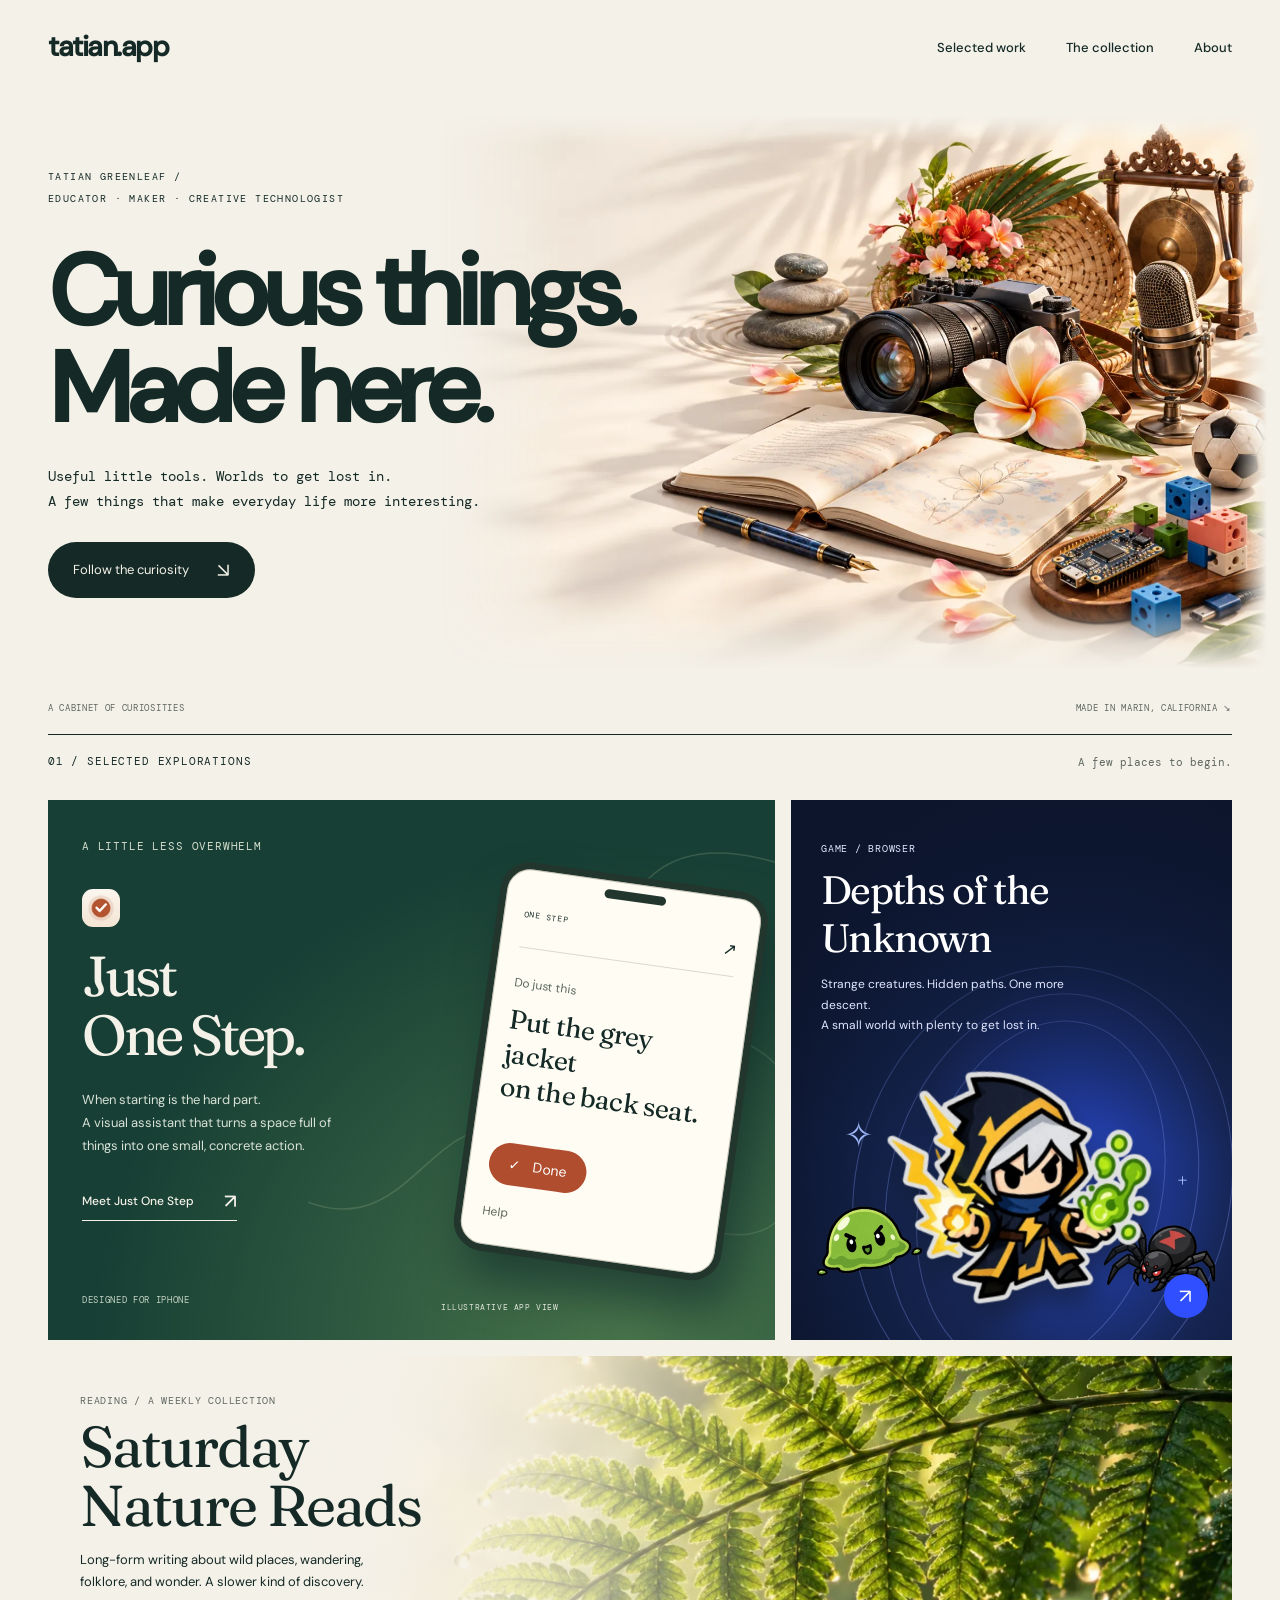
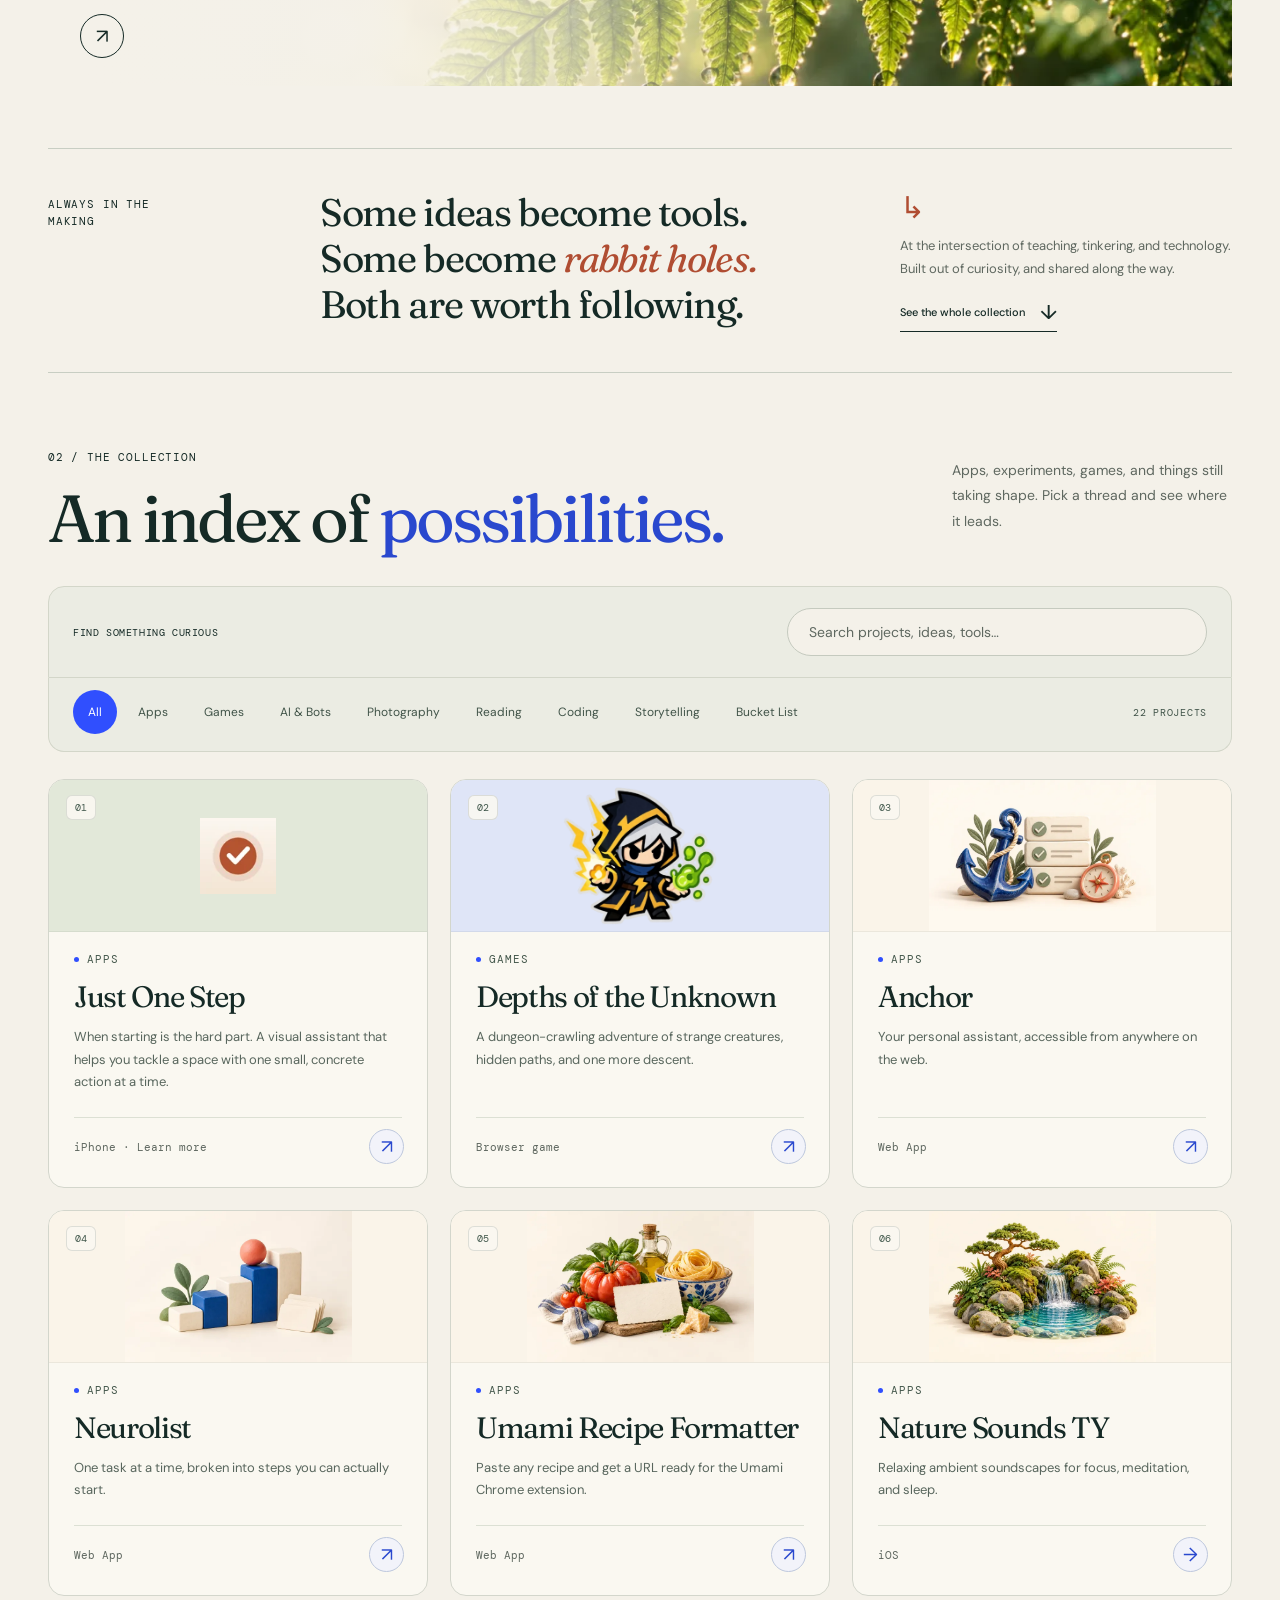
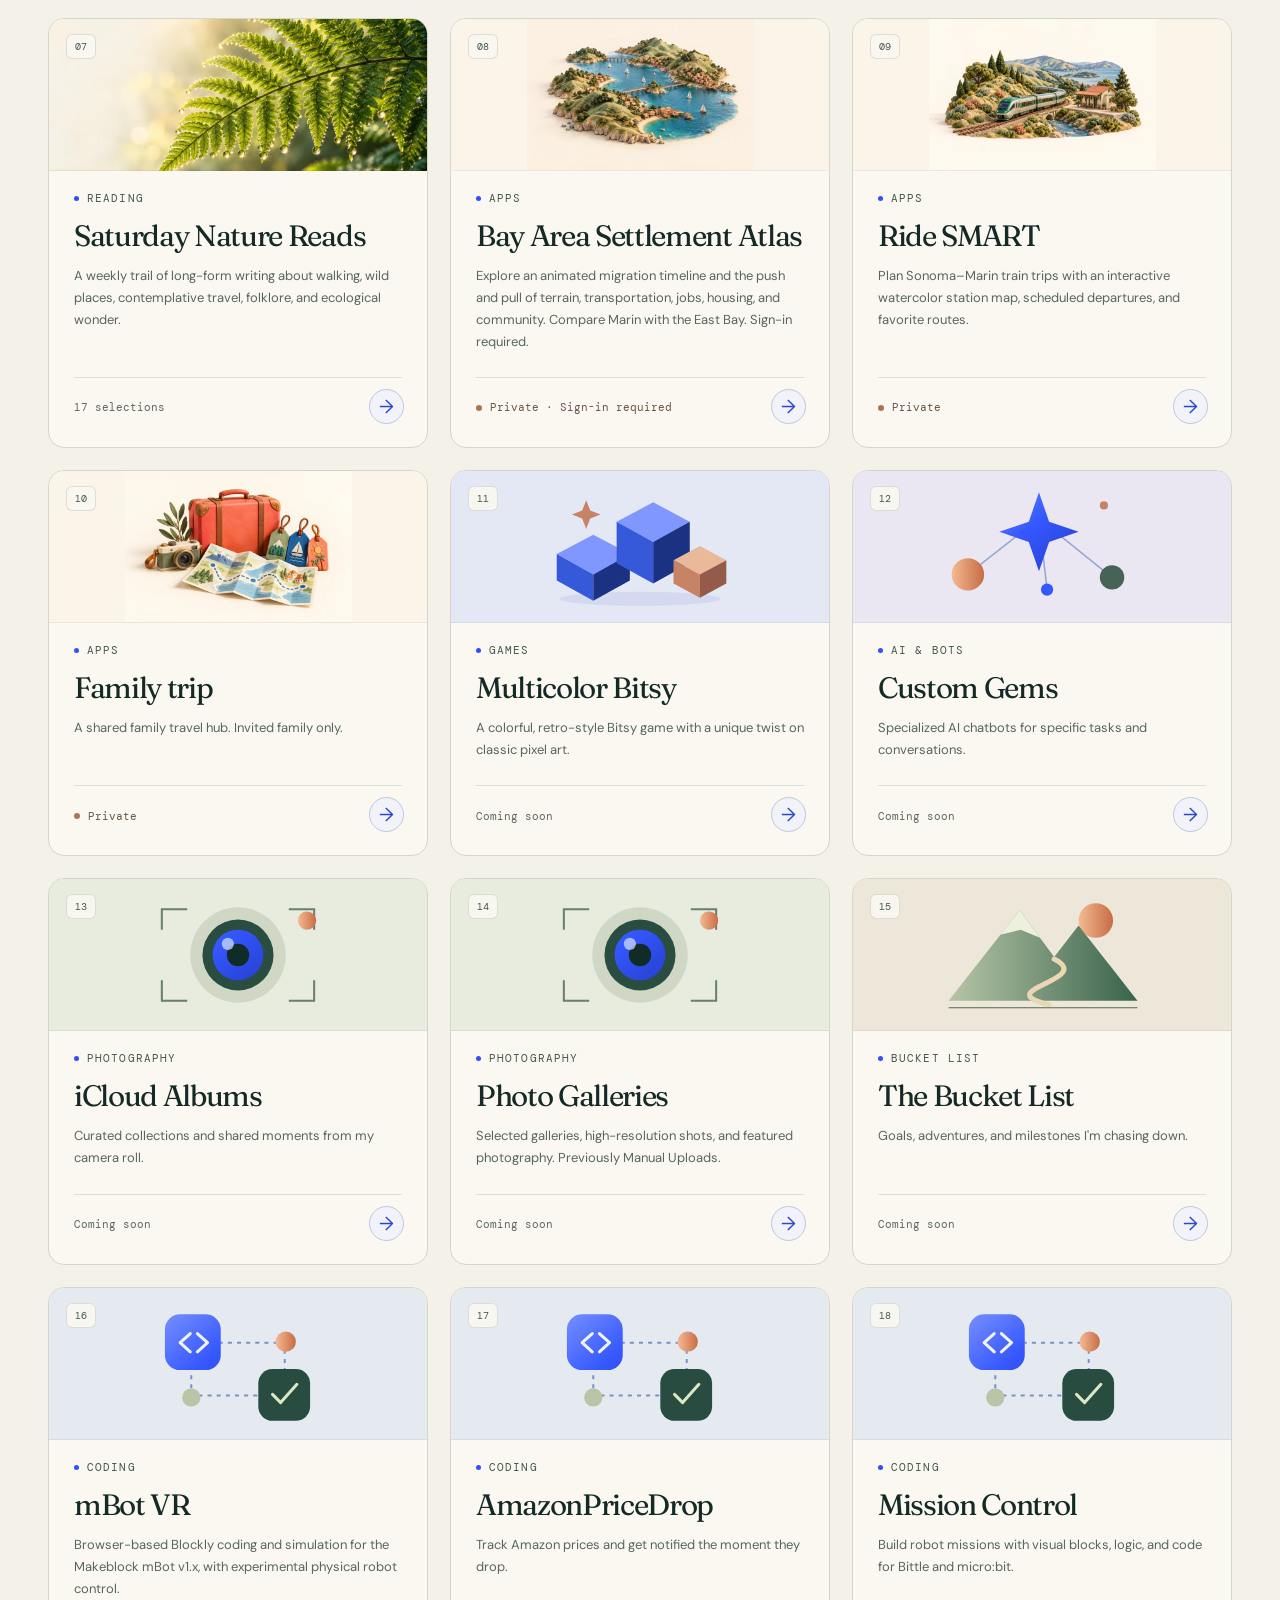
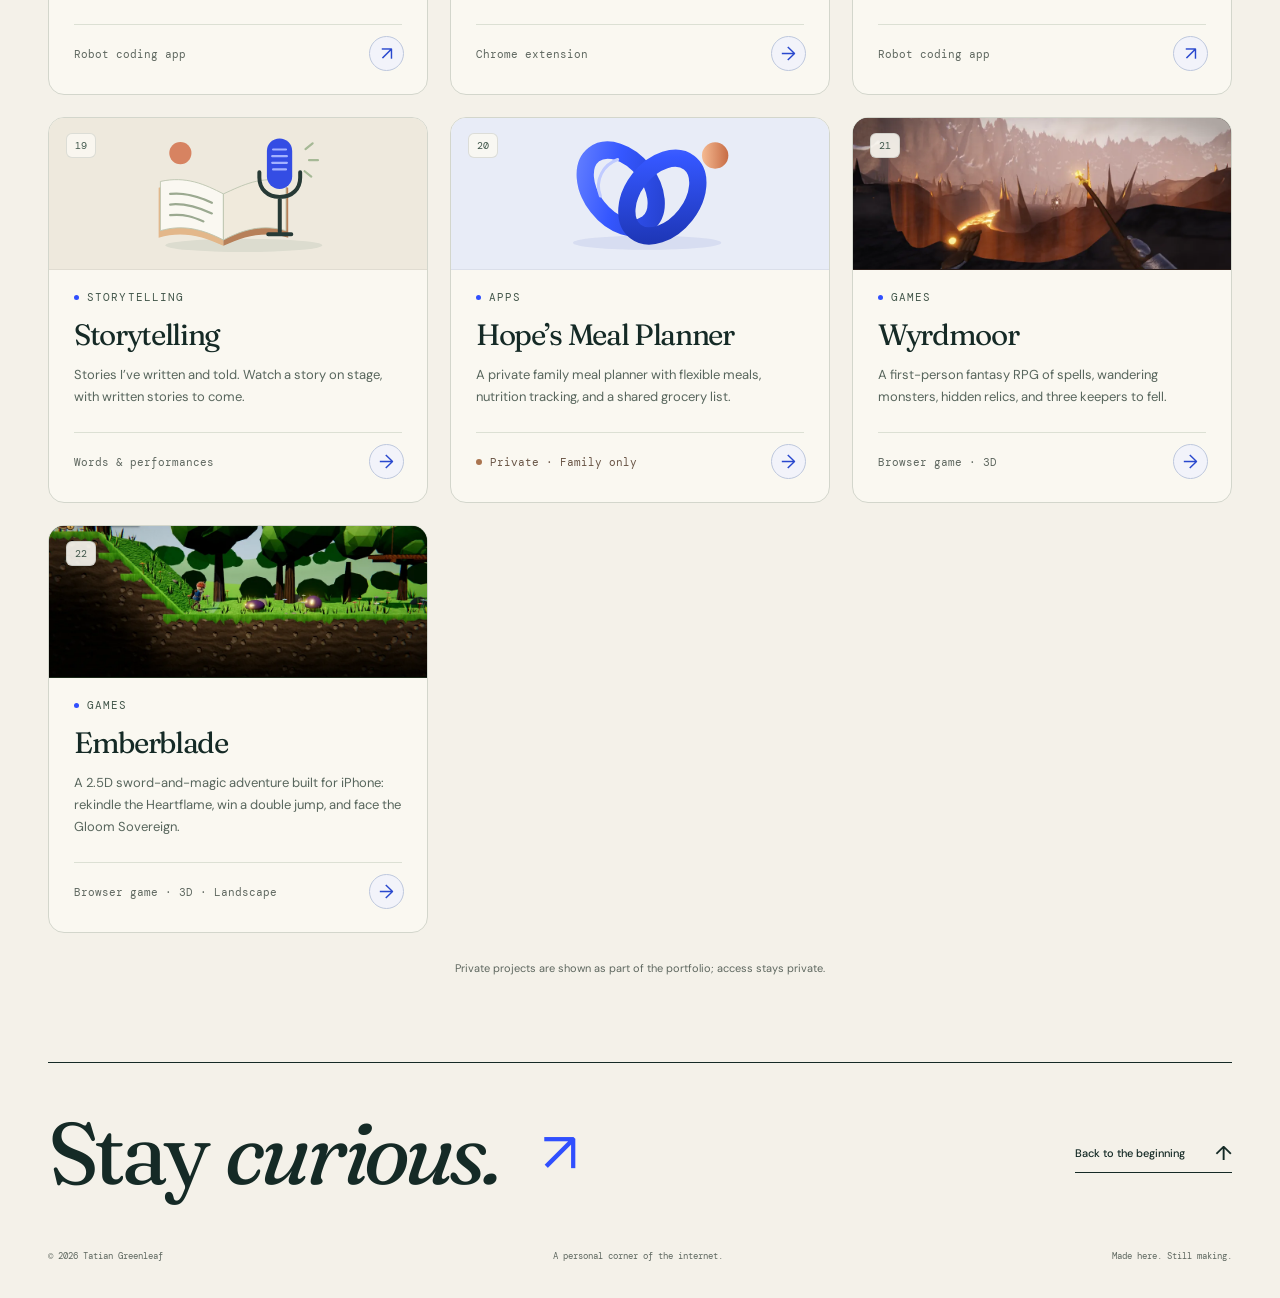
<file: index.html>
<!DOCTYPE html>
<html lang="en">
<head>
  <meta charset="utf-8">
  <meta name="viewport" content="width=device-width,initial-scale=1">
  <meta name="theme-color" content="#f4f1e9">
  <meta name="description" content="Tatian Greenleaf — educator, maker, and creative technologist. A collection of useful tools, curious experiments, games, and things worth exploring.">
  <meta name="portfolio-version" content="3.04">
  <title>Tatian — Curious things. Made here.</title>
  <link rel="icon" href="assets/favicon.svg" type="image/svg+xml">
  <link rel="stylesheet" href="assets/fonts.css">
  <link rel="stylesheet" href="style_v3.05.css">
  <script src="app_v3.00.js" defer></script>
</head>
<body id="top">
<a class="skip-link" href="#main">Skip to content</a>
<header class="site-header wrap">
  <a class="wordmark" href="#top" aria-label="Tatian.app home">tatian<span class="wordmark-dot">.</span><span class="wordmark-app">app</span></a>
  <p class="header-note">An ongoing experiment in curiosity.</p>
  <nav aria-label="Main navigation"><a href="#selected">Selected work <span>↘</span></a><a href="#projects">The collection <span>↗</span></a><a href="#about">About</a></nav>
</header>
<main id="main">
  <section class="hero wrap" aria-labelledby="hero-title">
    <div class="hero-copy">
      <div class="hero-kicker"><span class="small-caps">Tatian Greenleaf /</span><span class="small-caps">Educator · Maker · Creative technologist</span></div>
      <h1 id="hero-title">Curious things.<br>Made here.</h1>
      <p class="hero-description">Useful little tools. Worlds to get lost in. <br>A few things that make everyday life more interesting.</p>
      <a class="hero-cta" href="#selected">Follow the curiosity <span aria-hidden="true">↘</span></a>
    </div>
    <div class="hero-art" aria-hidden="true"><img src="assets/personal-world-v3.02.webp" srcset="assets/personal-world-small-v3.02.webp 800w, assets/personal-world-v3.02.webp 1440w" sizes="(max-width: 760px) 100vw, 65vw" width="1440" height="960" alt="" fetchpriority="high"></div>
    <div class="hero-caption small-caps"><span>A cabinet of curiosities</span><span>Made in Marin, California ↘</span></div>
  </section>
  <section class="selected wrap" id="selected" aria-labelledby="selected-title">
    <div class="section-heading"><h2 id="selected-title" class="small-caps">01 / Selected explorations</h2><span class="section-aside">A few places to begin.</span></div>
    <article class="one-step feature">
      <div class="step-copy">
        <div class="feature-meta"><span class="small-caps">A little less overwhelm</span><span class="small-caps">01</span></div>
        <img class="app-icon" src="assets/one-step-icon.webp" width="52" height="52" alt="" loading="lazy">
        <h3>Just <br>One Step.</h3>
        <p>When starting is the hard part.<br>A visual assistant that turns a space full of things into one small, concrete action.</p>
        <a class="text-link" href="https://onestep.tatian.app" target="_blank" rel="noopener noreferrer">Meet Just One Step <span aria-hidden="true">↗</span></a>
        <span class="feature-footnote small-caps">Designed for iPhone</span>
      </div>
      <div class="step-art" role="img" aria-label="Illustrated example from One Step: Put the grey jacket on the back seat. One action, then Done.">
        <svg class="path-art" viewBox="0 0 650 680" aria-hidden="true"><path d="M-80 490C90 590 102 355 239 430S570 650 575 433 295 341 344 170 574 73 710 160"/><circle cx="344" cy="170" r="13"/></svg>
        <span class="art-note small-caps">A small start<br>is still a start.</span>
        <div class="step-paper"><div class="paper-top"><span>ONE STEP</span><span>↗</span></div><span class="paper-label">Do just this</span><p>Put the grey jacket<br>on the back seat.</p><span class="paper-done">✓ &nbsp; Done</span><span class="paper-help">Help</span></div>
        <div class="art-caption small-caps"><span>One thing at a time.</span><span>Illustrative app view</span></div>
      </div>
    </article>
      <article class="game feature">
        <a class="game-art" href="https://depths.tatian.app" target="_blank" rel="noopener noreferrer" aria-label="Play Depths of the Unknown">
          <div class="game-art-top small-caps"><span>Into the unknown</span><span>02 / Play</span></div>
          <div class="portal" aria-hidden="true"><i></i><i></i><i></i></div>
          <span class="game-glyph glyph-one" aria-hidden="true">✧</span><span class="game-glyph glyph-two" aria-hidden="true">+</span>
          <img class="slime" src="assets/slime.webp" width="1068" height="655" alt="" loading="lazy">
          <img class="elementalist" src="assets/elementalist.webp" width="1206" height="1079" alt="An illustrated hooded elementalist wielding lightning and green magic" loading="lazy">
          <img class="widow" src="assets/black-widow.webp" width="1052" height="781" alt="" loading="lazy">
          <span class="game-art-bottom small-caps">Curiosity has consequences.</span><span class="round-arrow" aria-hidden="true">↗</span>
        </a>
        <div class="feature-caption"><span class="small-caps">Game / Browser</span><h3><a href="https://depths.tatian.app" target="_blank" rel="noopener noreferrer">Depths of the Unknown <span aria-hidden="true">↗</span></a></h3><p>Strange creatures. Hidden paths. One more descent.<br>A small world with plenty to get lost in.</p></div>
      </article>
      <article class="reading feature">
        <a class="reading-art" href="nature-reads.html" aria-label="Explore Saturday Nature Reads"><img src="assets/fern-study.webp" alt="" width="1200" height="800" loading="lazy"><span class="round-arrow" aria-hidden="true">↗</span></a>
        <div class="feature-caption"><span class="small-caps">Reading / A weekly collection</span><h3><a href="nature-reads.html">Saturday Nature Reads <span aria-hidden="true">↗</span></a></h3><p>Long-form writing about wild places, wandering, folklore, and wonder. A slower kind of discovery.</p></div>
      </article>
  </section>
  <section class="about-strip wrap" id="about" aria-label="About this collection"><span class="small-caps">Always in the making</span><p>Some ideas become tools.<br>Some become <em>rabbit holes.</em><br>Both are worth following.</p><div class="about-note"><span class="about-symbol" aria-hidden="true">↳</span><p>At the intersection of teaching, tinkering, and technology. Built out of curiosity, and shared along the way.</p><a class="text-link" href="#projects">See the whole collection <span aria-hidden="true">↓</span></a></div></section>
  <section class="project-index wrap" id="projects" aria-labelledby="index-title">
    <div class="index-heading"><div><span class="small-caps">02 / The collection</span><h2 id="index-title">An index of <em>possibilities.</em></h2></div><p>Apps, experiments, games, and things still taking shape. Pick a thread and see where it leads.</p></div>
    <div class="search-wrap" hidden><label for="project-search">Find something curious</label><input id="project-search" type="search" placeholder="Search projects, ideas, tools…" autocomplete="off" aria-controls="project-list"></div>
    <div class="index-tools"><div class="filterbar" role="group" aria-label="Filter projects" hidden><button class="filter active" data-filter="All" aria-pressed="true" aria-controls="project-list">All</button><button class="filter" data-filter="Apps" aria-pressed="false" aria-controls="project-list">Apps</button><button class="filter" data-filter="Games" aria-pressed="false" aria-controls="project-list">Games</button><button class="filter" data-filter="AI &amp; Bots" aria-pressed="false" aria-controls="project-list">AI &amp; Bots</button><button class="filter" data-filter="Photography" aria-pressed="false" aria-controls="project-list">Photography</button><button class="filter" data-filter="Reading" aria-pressed="false" aria-controls="project-list">Reading</button><button class="filter" data-filter="Coding" aria-pressed="false" aria-controls="project-list">Coding</button><button class="filter" data-filter="Storytelling" aria-pressed="false" aria-controls="project-list">Storytelling</button><button class="filter" data-filter="Bucket List" aria-pressed="false" aria-controls="project-list">Bucket List</button></div><span id="count" class="small-caps" role="status" aria-live="polite" aria-atomic="true">22 projects</span></div>
    <div class="project-list" id="project-list"><article class="project " data-category="Apps"><a class="project-line" aria-labelledby="project-title-01" aria-describedby="project-action-01" href="https://onestep.tatian.app" target="_blank" rel="noopener noreferrer"><span class="project-number">01</span><div class="project-text"><h3 id="project-title-01">Just One Step</h3><p>When starting is the hard part. A visual assistant that helps you tackle a space with one small, concrete action at a time.</p></div><span class="project-category">Apps</span><span class="project-status">iPhone · Learn more</span><span class="project-arrow" aria-hidden="true">↗</span><span class="sr-only" id="project-action-01">Opens in a new tab</span></a></article>
<article class="project " data-category="Games"><a class="project-line" aria-labelledby="project-title-02" aria-describedby="project-action-02" href="https://depths.tatian.app" target="_blank" rel="noopener noreferrer"><span class="project-number">02</span><div class="project-text"><h3 id="project-title-02">Depths of the Unknown</h3><p>A dungeon-crawling adventure of strange creatures, hidden paths, and one more descent.</p></div><span class="project-category">Games</span><span class="project-status">Browser game</span><span class="project-arrow" aria-hidden="true">↗</span><span class="sr-only" id="project-action-02">Opens in a new tab</span></a></article>
<article class="project " data-category="Apps"><a class="project-line" aria-labelledby="project-title-03" aria-describedby="project-action-03" href="https://anchor.tatian.app" target="_blank" rel="noopener noreferrer"><span class="project-number">03</span><div class="project-text"><h3 id="project-title-03">Anchor</h3><p>Your personal assistant, accessible from anywhere on the web.</p></div><span class="project-category">Apps</span><span class="project-status">Web App</span><span class="project-arrow" aria-hidden="true">↗</span><span class="sr-only" id="project-action-03">Opens in a new tab</span></a></article>
<article class="project " data-category="Apps"><a class="project-line" aria-labelledby="project-title-04" aria-describedby="project-action-04" href="https://neurolist.tatian.app" target="_blank" rel="noopener noreferrer"><span class="project-number">04</span><div class="project-text"><h3 id="project-title-04">Neurolist</h3><p>One task at a time, broken into steps you can actually start.</p></div><span class="project-category">Apps</span><span class="project-status">Web App</span><span class="project-arrow" aria-hidden="true">↗</span><span class="sr-only" id="project-action-04">Opens in a new tab</span></a></article>
<article class="project " data-category="Apps"><a class="project-line" aria-labelledby="project-title-05" aria-describedby="project-action-05" href="https://lunch-plan.web.app" target="_blank" rel="noopener noreferrer"><span class="project-number">05</span><div class="project-text"><h3 id="project-title-05">Umami Recipe Formatter</h3><p>Paste any recipe and get a URL ready for the Umami Chrome extension.</p></div><span class="project-category">Apps</span><span class="project-status">Web App</span><span class="project-arrow" aria-hidden="true">↗</span><span class="sr-only" id="project-action-05">Opens in a new tab</span></a></article>
<article class="project " data-category="Apps"><a class="project-line" aria-labelledby="project-title-06" aria-describedby="project-action-06" href="#project-nature-sounds-ty" data-project-detail="project-nature-sounds-ty"><span class="project-number">06</span><div class="project-text"><h3 id="project-title-06">Nature Sounds TY</h3><p>Relaxing ambient soundscapes for focus, meditation, and sleep.</p></div><span class="project-category">Apps</span><span class="project-status">iOS</span><span class="project-arrow" aria-hidden="true">→</span><span class="sr-only" id="project-action-06">View project details</span></a></article>
<article class="project " data-category="Reading"><a class="project-line" aria-labelledby="project-title-07" aria-describedby="project-action-07" href="nature-reads.html"><span class="project-number">07</span><div class="project-text"><h3 id="project-title-07">Saturday Nature Reads</h3><p>A weekly trail of long-form writing about walking, wild places, contemplative travel, folklore, and ecological wonder.</p></div><span class="project-category">Reading</span><span class="project-status">17 selections</span><span class="project-arrow" aria-hidden="true">→</span><span class="sr-only" id="project-action-07">Open project</span></a></article>
<article class="project is-private" data-category="Apps"><a class="project-line" href="https://bay-area-settlement-atlas.tgleaf.chatgpt.site" target="_blank" rel="noopener noreferrer" aria-labelledby="project-title-08" aria-describedby="project-action-08"><span class="project-number">08</span><div class="project-text"><h3 id="project-title-08">Bay Area Settlement Atlas</h3><p>Explore an animated migration timeline and the push and pull of terrain, transportation, jobs, housing, and community. Compare Marin with the East Bay. Sign-in required.</p></div><span class="project-category">Apps</span><span class="project-status">Private · Sign-in required</span><span class="project-arrow" aria-hidden="true">→</span><span class="sr-only" id="project-action-08">Open private project; sign-in required</span></a></article>
<article class="project is-private" data-category="Apps"><a class="project-line" href="https://ride-smart.tgleaf.chatgpt.site" target="_blank" rel="noopener noreferrer" aria-labelledby="project-title-09" aria-describedby="project-action-09"><span class="project-number">09</span><div class="project-text"><h3 id="project-title-09">Ride SMART</h3><p>Plan Sonoma–Marin train trips with an interactive watercolor station map, scheduled departures, and favorite routes.</p></div><span class="project-category">Apps</span><span class="project-status">Private</span><span class="project-arrow" aria-hidden="true">→</span><span class="sr-only" id="project-action-09">Open private project; sign-in required</span></a></article>
<article class="project is-private" data-category="Apps"><a class="project-line" href="https://family-trip-october-2026.tgleaf.chatgpt.site" target="_blank" rel="noopener noreferrer" aria-labelledby="project-title-10" aria-describedby="project-action-10"><span class="project-number">10</span><div class="project-text"><h3 id="project-title-10">Family trip</h3><p>A shared family travel hub. Invited family only.</p></div><span class="project-category">Apps</span><span class="project-status">Private</span><span class="project-arrow" aria-hidden="true">→</span><span class="sr-only" id="project-action-10">Open private project; sign-in required</span></a></article>
<article class="project " data-category="Games"><a class="project-line" aria-labelledby="project-title-11" aria-describedby="project-action-11" href="#project-multicolor-bitsy" data-project-detail="project-multicolor-bitsy"><span class="project-number">11</span><div class="project-text"><h3 id="project-title-11">Multicolor Bitsy</h3><p>A colorful, retro-style Bitsy game with a unique twist on classic pixel art.</p></div><span class="project-category">Games</span><span class="project-status">Coming soon</span><span class="project-arrow" aria-hidden="true">→</span><span class="sr-only" id="project-action-11">View project details</span></a></article>
<article class="project " data-category="AI &amp; Bots"><a class="project-line" aria-labelledby="project-title-12" aria-describedby="project-action-12" href="#project-custom-gems" data-project-detail="project-custom-gems"><span class="project-number">12</span><div class="project-text"><h3 id="project-title-12">Custom Gems</h3><p>Specialized AI chatbots for specific tasks and conversations.</p></div><span class="project-category">AI &amp; Bots</span><span class="project-status">Coming soon</span><span class="project-arrow" aria-hidden="true">→</span><span class="sr-only" id="project-action-12">View project details</span></a></article>
<article class="project " data-category="Photography"><a class="project-line" aria-labelledby="project-title-13" aria-describedby="project-action-13" href="#project-icloud-albums" data-project-detail="project-icloud-albums"><span class="project-number">13</span><div class="project-text"><h3 id="project-title-13">iCloud Albums</h3><p>Curated collections and shared moments from my camera roll.</p></div><span class="project-category">Photography</span><span class="project-status">Coming soon</span><span class="project-arrow" aria-hidden="true">→</span><span class="sr-only" id="project-action-13">View project details</span></a></article>
<article class="project " data-category="Photography"><a class="project-line" aria-labelledby="project-title-14" aria-describedby="project-action-14" href="#project-photo-galleries" data-project-detail="project-photo-galleries"><span class="project-number">14</span><div class="project-text"><h3 id="project-title-14">Photo Galleries</h3><p>Selected galleries, high-resolution shots, and featured photography. Previously Manual Uploads.</p></div><span class="project-category">Photography</span><span class="project-status">Coming soon</span><span class="project-arrow" aria-hidden="true">→</span><span class="sr-only" id="project-action-14">View project details</span></a></article>
<article class="project " data-category="Bucket List"><a class="project-line" aria-labelledby="project-title-15" aria-describedby="project-action-15" href="#project-the-bucket-list" data-project-detail="project-the-bucket-list"><span class="project-number">15</span><div class="project-text"><h3 id="project-title-15">The Bucket List</h3><p>Goals, adventures, and milestones I&#x27;m chasing down.</p></div><span class="project-category">Bucket List</span><span class="project-status">Coming soon</span><span class="project-arrow" aria-hidden="true">→</span><span class="sr-only" id="project-action-15">View project details</span></a></article>
<article class="project " data-category="Coding"><a class="project-line" aria-labelledby="project-title-16" aria-describedby="project-action-16" href="https://mbot-vr.vercel.app" target="_blank" rel="noopener noreferrer"><span class="project-number">16</span><div class="project-text"><h3 id="project-title-16">mBot VR</h3><p>Browser-based Blockly coding and simulation for the Makeblock mBot v1.x, with experimental physical robot control.</p></div><span class="project-category">Coding</span><span class="project-status">Robot coding app</span><span class="project-arrow" aria-hidden="true">↗</span><span class="sr-only" id="project-action-16">Opens in a new tab</span></a></article>
<article class="project " data-category="Coding"><a class="project-line" aria-labelledby="project-title-17" aria-describedby="project-action-17" href="#project-amazonpricedrop" data-project-detail="project-amazonpricedrop"><span class="project-number">17</span><div class="project-text"><h3 id="project-title-17">AmazonPriceDrop</h3><p>Track Amazon prices and get notified the moment they drop.</p></div><span class="project-category">Coding</span><span class="project-status">Chrome extension</span><span class="project-arrow" aria-hidden="true">→</span><span class="sr-only" id="project-action-17">View project details</span></a></article>
<article class="project " data-category="Coding"><a class="project-line" aria-labelledby="project-title-18" aria-describedby="project-action-18" href="https://mission-control.tatian.app" target="_blank" rel="noopener noreferrer"><span class="project-number">18</span><div class="project-text"><h3 id="project-title-18">Mission Control</h3><p>Build robot missions with visual blocks, logic, and code for Bittle and micro:bit.</p></div><span class="project-category">Coding</span><span class="project-status">Robot coding app</span><span class="project-arrow" aria-hidden="true">&#8599;</span><span class="sr-only" id="project-action-18">Opens in a new tab</span></a></article>
<article class="project " data-category="Storytelling"><a class="project-line" aria-labelledby="project-title-19" href="storytelling.html"><span class="project-number">19</span><div class="project-text"><h3 id="project-title-19">Storytelling</h3><p>Stories I’ve written and told. Watch a story on stage, with written stories to come.</p></div><span class="project-category">Storytelling</span><span class="project-status">Words &amp; performances</span><span class="project-arrow" aria-hidden="true">→</span></a></article>
<article class="project is-private" data-category="Apps"><a class="project-line" href="https://hope-meal-planner.tgleaf.chatgpt.site" target="_blank" rel="noopener noreferrer" aria-labelledby="project-title-20" aria-describedby="project-action-20"><span class="project-number">20</span><div class="project-text"><h3 id="project-title-20">Hope’s Meal Planner</h3><p>A private family meal planner with flexible meals, nutrition tracking, and a shared grocery list.</p></div><span class="project-category">Apps</span><span class="project-status">Private · Family only</span><span class="project-arrow" aria-hidden="true">→</span><span class="sr-only" id="project-action-20">Open private project; family sign-in required</span></a></article>
<article class="project " data-category="Games"><a class="project-line" aria-labelledby="project-title-21" aria-describedby="project-action-21" href="wyrdmoor/"><span class="project-number">21</span><div class="project-text"><h3 id="project-title-21">Wyrdmoor</h3><p>A first-person fantasy RPG of spells, wandering monsters, hidden relics, and three keepers to fell.</p></div><span class="project-category">Games</span><span class="project-status">Browser game · 3D</span><span class="project-arrow" aria-hidden="true">→</span><span class="sr-only" id="project-action-21">Open project</span></a></article>
<article class="project " data-category="Games"><a class="project-line" aria-labelledby="project-title-22" aria-describedby="project-action-22" href="emberblade/"><span class="project-number">22</span><div class="project-text"><h3 id="project-title-22">Emberblade</h3><p>A 2.5D sword-and-magic adventure built for iPhone: rekindle the Heartflame, win a double jump, and face the Gloom Sovereign.</p></div><span class="project-category">Games</span><span class="project-status">Browser game · 3D · Landscape</span><span class="project-arrow" aria-hidden="true">→</span><span class="sr-only" id="project-action-22">Open project</span></a></article>
</div>
    <p class="empty-state" hidden>No projects match. Try another search or category.</p>
    <p class="index-note">Private projects are shown as part of the portfolio; access stays private.</p>
  </section>
<div class="project-details wrap">
<section class="project-detail" id="project-nature-sounds-ty" aria-labelledby="detail-title-06"><span class="detail-kicker small-caps">06 / Project notes</span><h2 id="detail-title-06">Nature Sounds TY</h2><p class="detail-meta small-caps">Apps · iOS</p><p class="detail-description">Relaxing ambient soundscapes for focus, meditation, and sleep.</p><p class="detail-note">A destination is not currently listed in this collection.</p><a class="text-link" href="#projects">Back to the collection <span aria-hidden="true">↑</span></a></section>
<section class="project-detail" id="project-multicolor-bitsy" aria-labelledby="detail-title-11"><span class="detail-kicker small-caps">11 / Project notes</span><h2 id="detail-title-11">Multicolor Bitsy</h2><p class="detail-meta small-caps">Games · Coming soon</p><p class="detail-description">A colorful, retro-style Bitsy game with a unique twist on classic pixel art.</p><p class="detail-note">This project is still taking shape. A destination is not currently listed in this collection.</p><a class="text-link" href="#projects">Back to the collection <span aria-hidden="true">↑</span></a></section>
<section class="project-detail" id="project-custom-gems" aria-labelledby="detail-title-12"><span class="detail-kicker small-caps">12 / Project notes</span><h2 id="detail-title-12">Custom Gems</h2><p class="detail-meta small-caps">AI &amp; Bots · Coming soon</p><p class="detail-description">Specialized AI chatbots for specific tasks and conversations.</p><p class="detail-note">This project is still taking shape. A destination is not currently listed in this collection.</p><a class="text-link" href="#projects">Back to the collection <span aria-hidden="true">↑</span></a></section>
<section class="project-detail" id="project-icloud-albums" aria-labelledby="detail-title-13"><span class="detail-kicker small-caps">13 / Project notes</span><h2 id="detail-title-13">iCloud Albums</h2><p class="detail-meta small-caps">Photography · Coming soon</p><p class="detail-description">Curated collections and shared moments from my camera roll.</p><p class="detail-note">This project is still taking shape. A destination is not currently listed in this collection.</p><a class="text-link" href="#projects">Back to the collection <span aria-hidden="true">↑</span></a></section>
<section class="project-detail" id="project-photo-galleries" aria-labelledby="detail-title-14"><span class="detail-kicker small-caps">14 / Project notes</span><h2 id="detail-title-14">Photo Galleries</h2><p class="detail-meta small-caps">Photography · Coming soon</p><p class="detail-description">Selected galleries, high-resolution shots, and featured photography. Previously Manual Uploads.</p><p class="detail-note">This project is still taking shape. A destination is not currently listed in this collection.</p><a class="text-link" href="#projects">Back to the collection <span aria-hidden="true">↑</span></a></section>
<section class="project-detail" id="project-the-bucket-list" aria-labelledby="detail-title-15"><span class="detail-kicker small-caps">15 / Project notes</span><h2 id="detail-title-15">The Bucket List</h2><p class="detail-meta small-caps">Bucket List · Coming soon</p><p class="detail-description">Goals, adventures, and milestones I&#x27;m chasing down.</p><p class="detail-note">This project is still taking shape. A destination is not currently listed in this collection.</p><a class="text-link" href="#projects">Back to the collection <span aria-hidden="true">↑</span></a></section>
<section class="project-detail" id="project-amazonpricedrop" aria-labelledby="detail-title-17"><span class="detail-kicker small-caps">17 / Project notes</span><h2 id="detail-title-17">AmazonPriceDrop</h2><p class="detail-meta small-caps">Coding · Chrome extension</p><p class="detail-description">Track Amazon prices and get notified the moment they drop.</p><p class="detail-note">A destination is not currently listed in this collection.</p><a class="text-link" href="#projects">Back to the collection <span aria-hidden="true">↑</span></a></section>
</div>
</main>
<footer class="site-footer wrap"><div class="footer-top"><a class="footer-wordmark" href="#top">Stay <em>curious.</em><span aria-hidden="true">↗</span></a><a class="text-link back-top" href="#top">Back to the beginning <span aria-hidden="true">↑</span></a></div><div class="footer-bottom"><span>© <span id="year">2026</span> Tatian Greenleaf</span><span>A personal corner of the internet.</span><span>Made here. Still making.</span></div></footer>
</body>
</html>
</file>
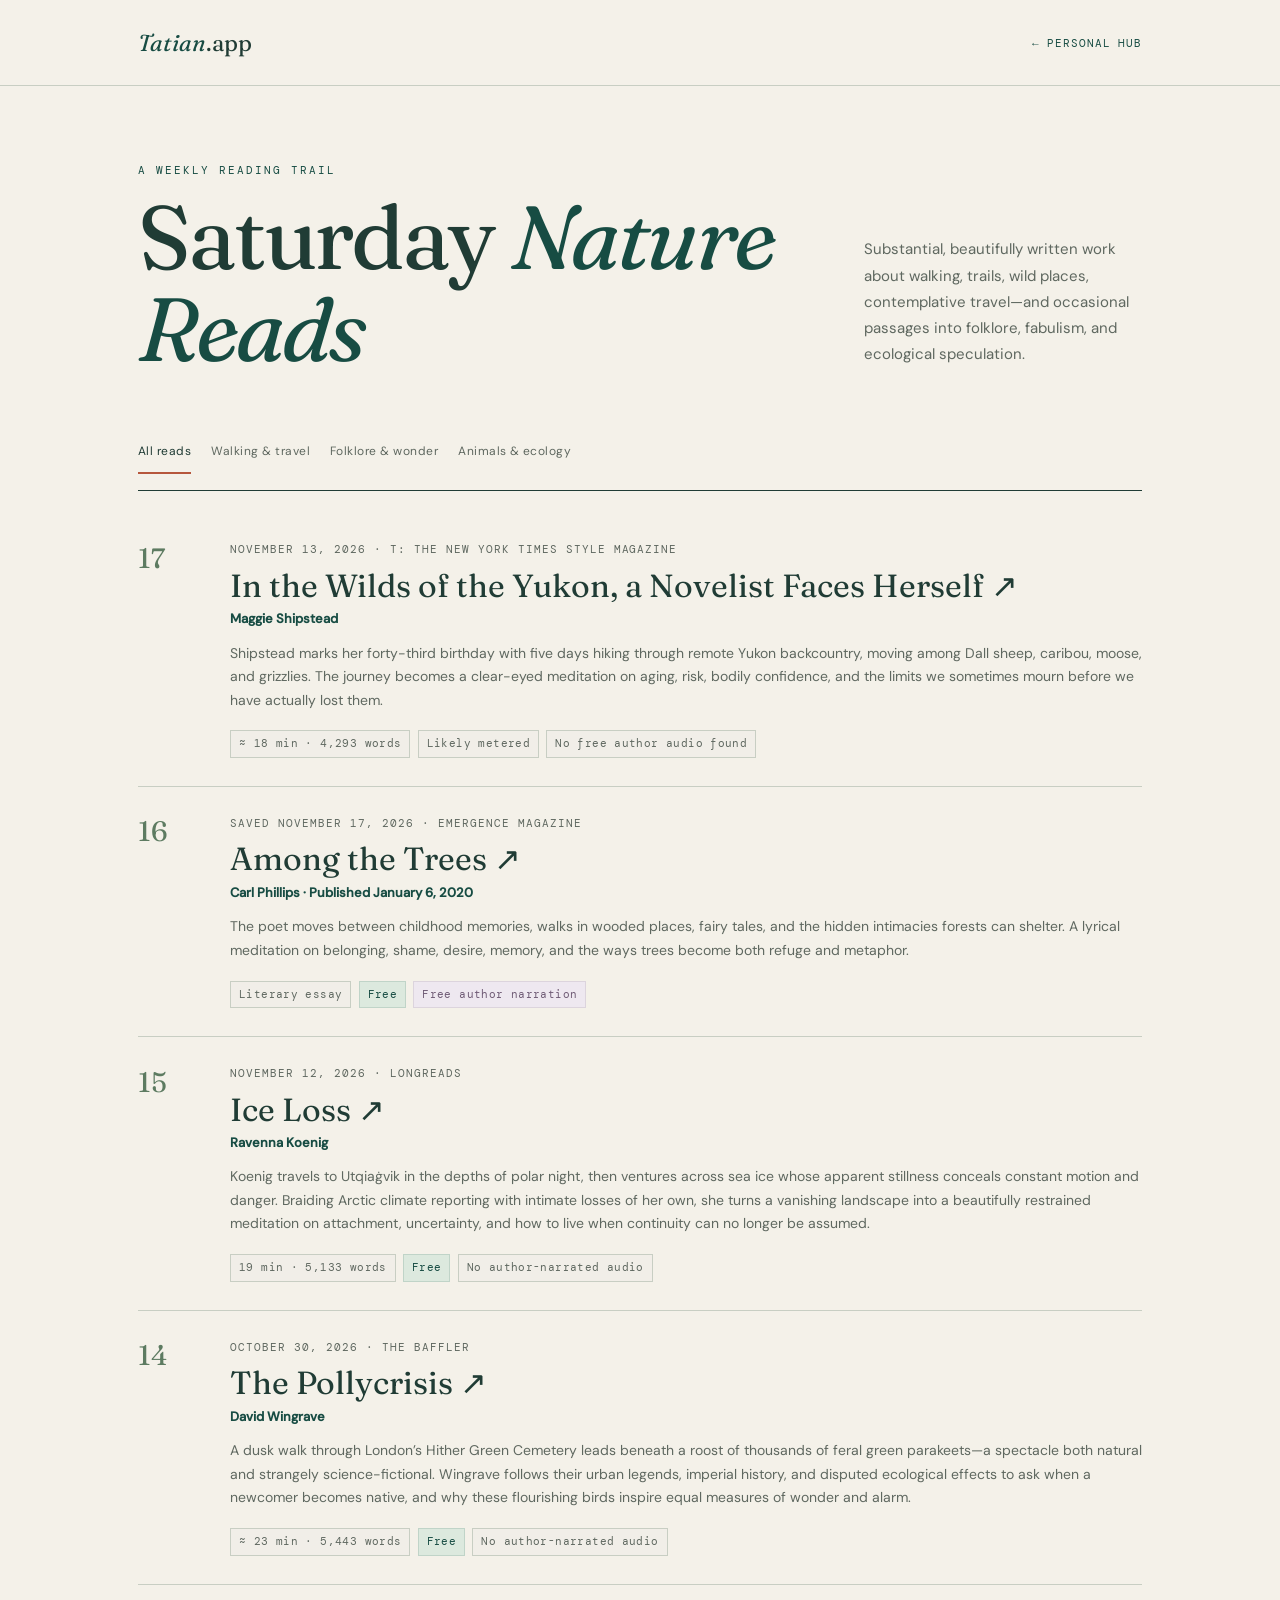
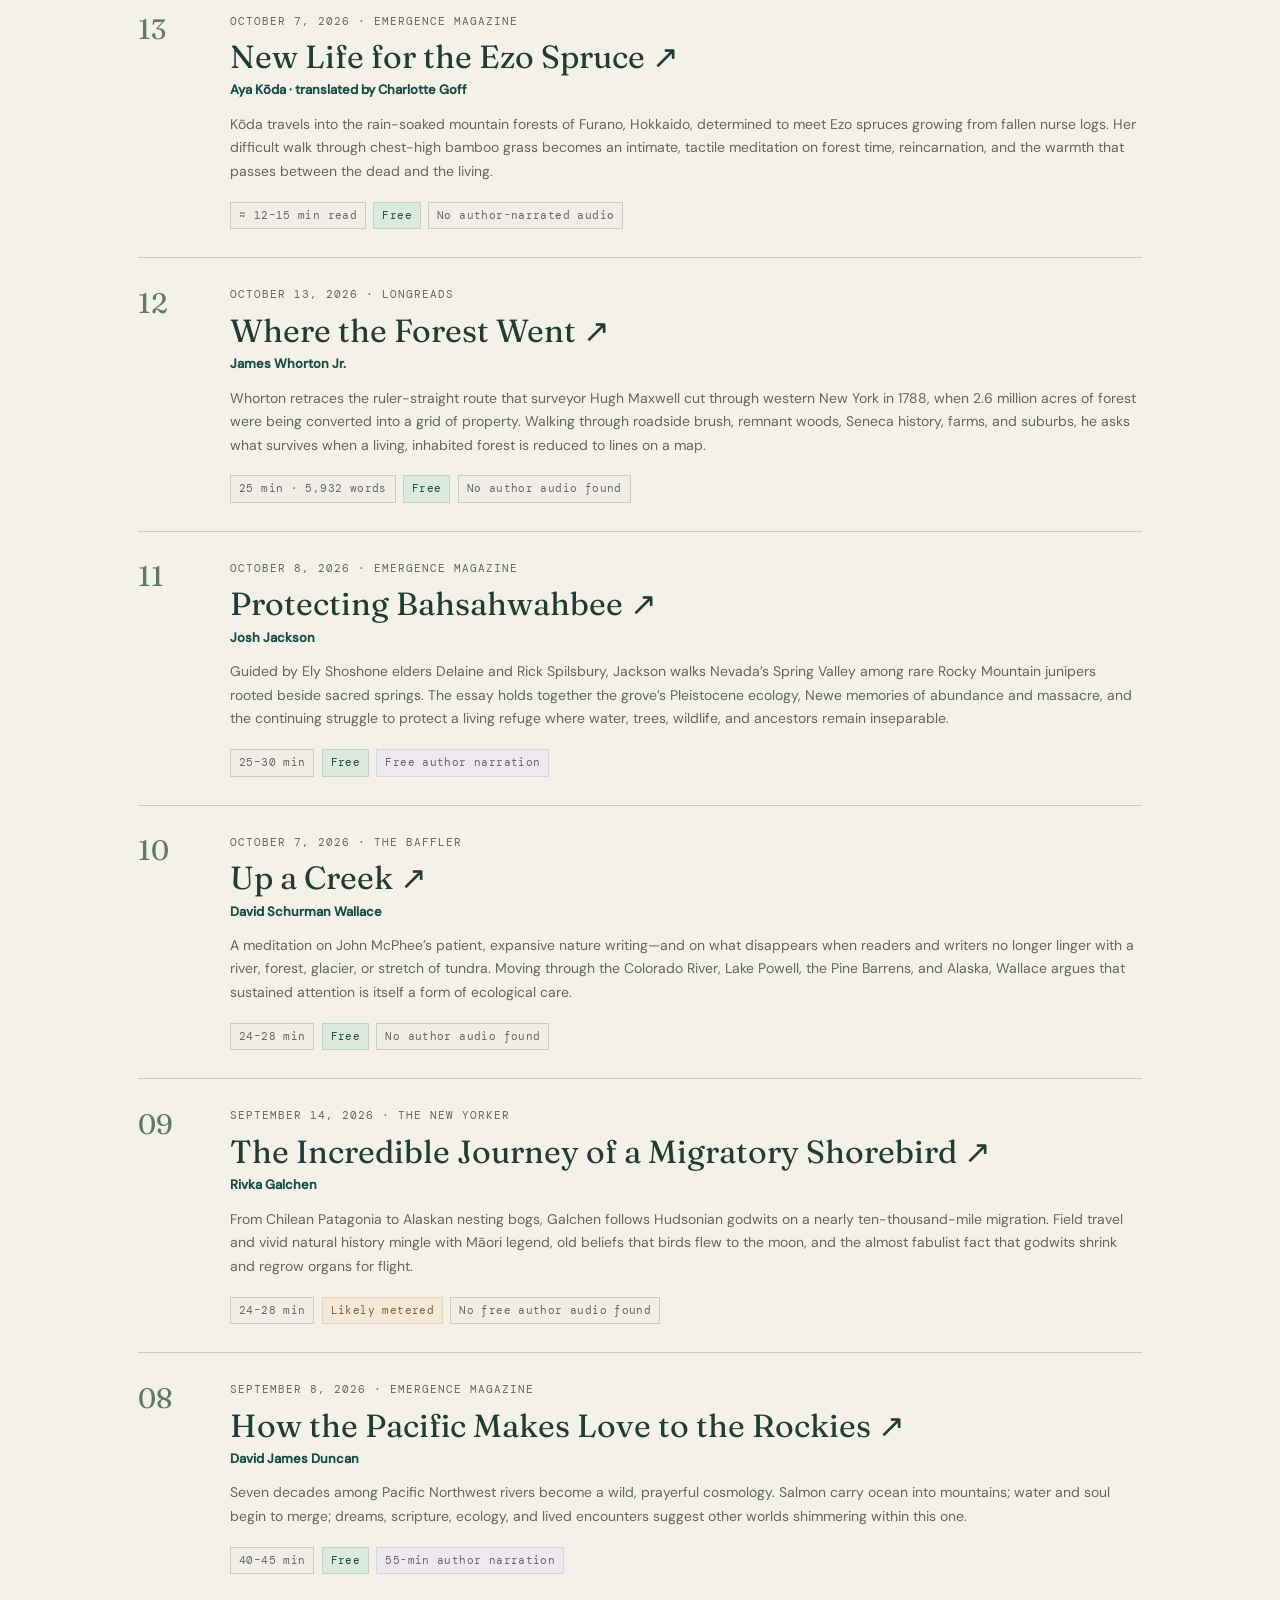
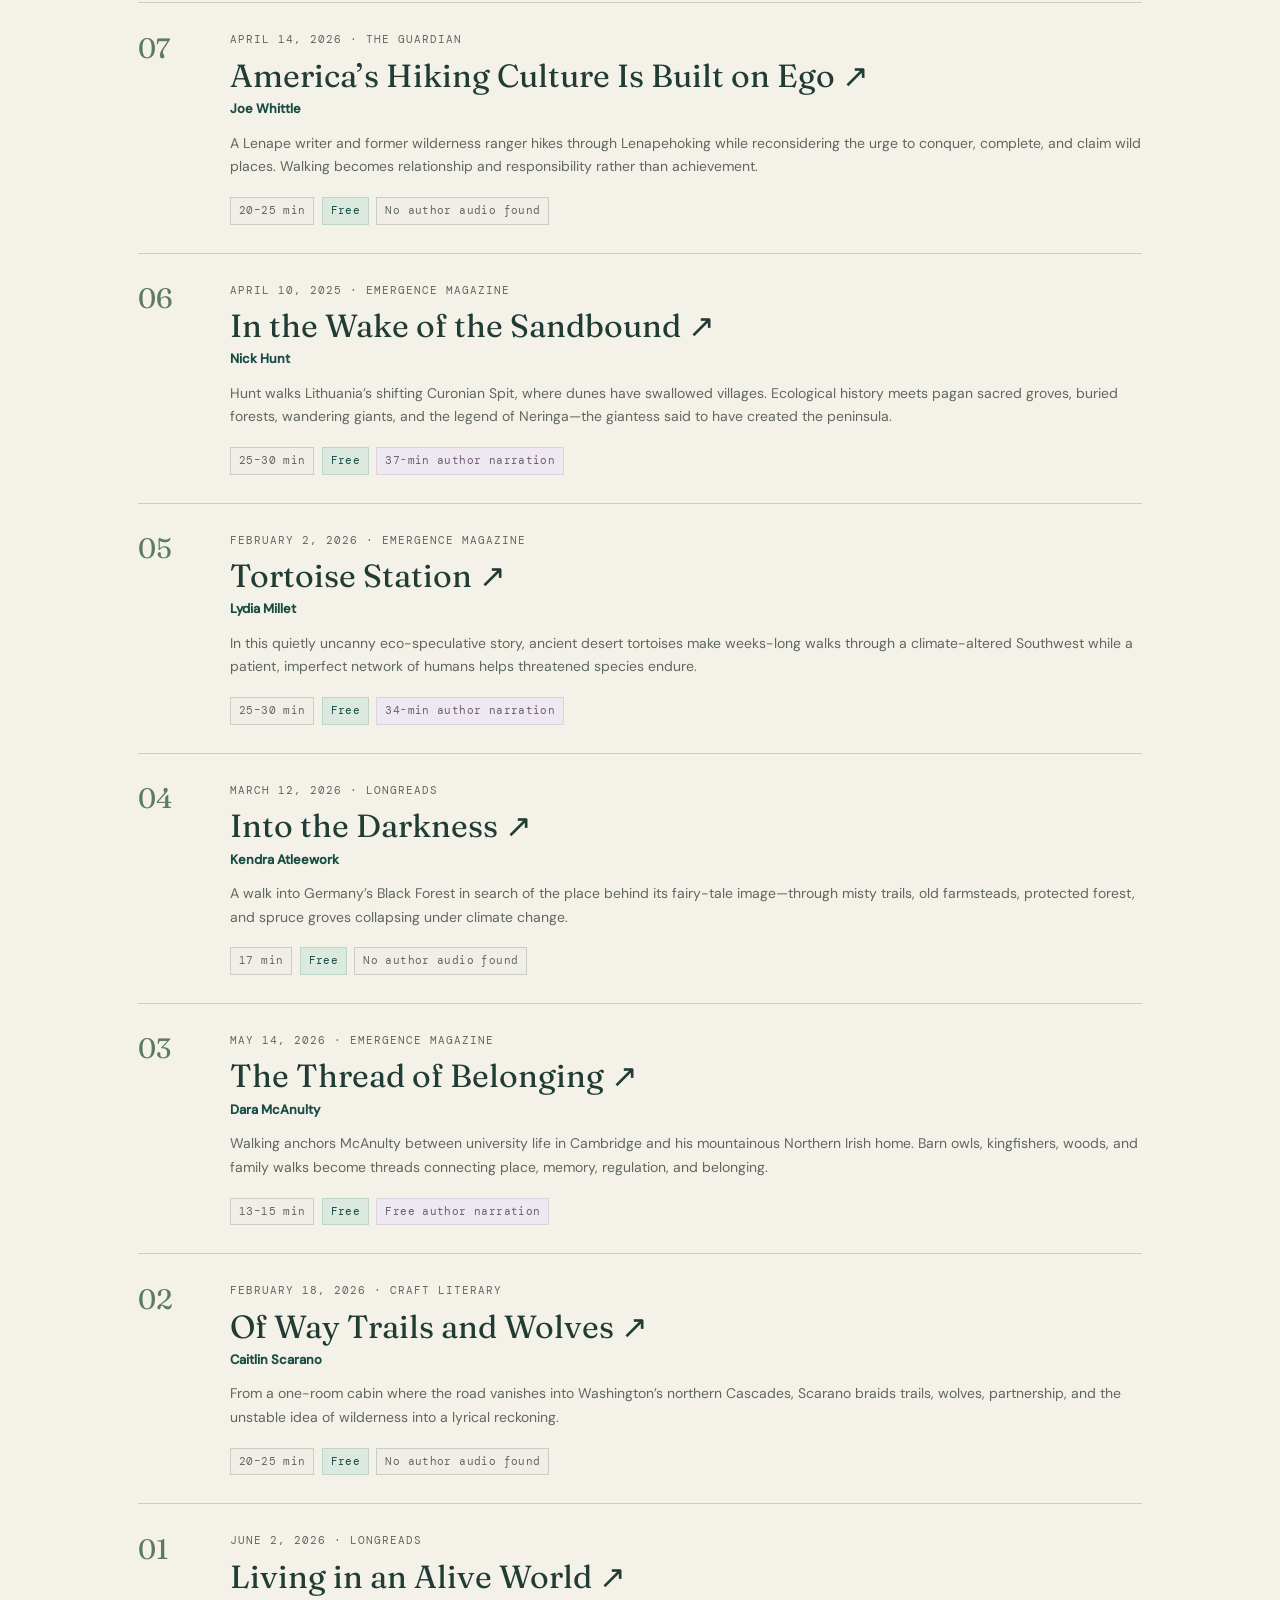
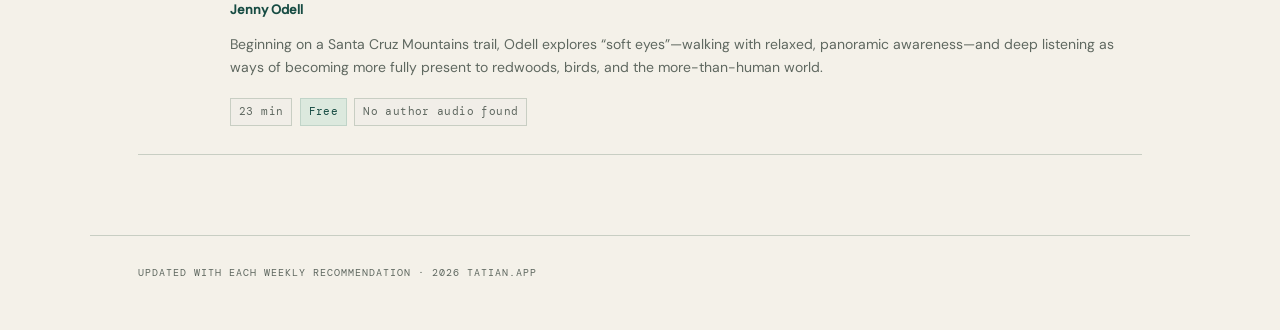
<file: nature-reads.html>
<!DOCTYPE html>
<html lang="en">
<head>
  <meta charset="UTF-8">
  <meta name="viewport" content="width=device-width, initial-scale=1.0">
  <meta name="description" content="Tatian's weekly long-form nature reading archive: walking, wild places, contemplative travel, folklore, and eco-speculative writing.">
  <title>Saturday Nature Reads · Tatian.app</title>
  <link rel="stylesheet" href="assets/fonts.css">
  <style>
    :root {
      --bg:#e9e5dc; --surface:#fffdf8; --ink:#201a23; --mid:#655d68; --dim:#938a96;
      --forest:#275f4b; --forest-soft:#dce9de; --moss:#8aa06e; --gold:#b47d39;
      --mauve:#8e7c93; --border:rgba(32,26,35,.1); --shadow:0 8px 30px rgba(32,26,35,.08);
    }
    *{box-sizing:border-box} html{scroll-behavior:smooth}
    body{margin:0;background:var(--bg);color:var(--ink);font-family:Figtree,sans-serif;min-height:100vh}
    header{position:sticky;top:0;z-index:10;background:rgba(233,229,220,.92);backdrop-filter:blur(12px);border-bottom:1px solid var(--border)}
    .nav{max-width:1100px;height:60px;margin:auto;padding:0 clamp(1.1rem,4vw,3rem);display:flex;align-items:center;justify-content:space-between;gap:1rem}
    .wordmark{font-family:Gloock,serif;color:var(--ink);text-decoration:none}.wordmark em{color:var(--forest)}
    .back{font:500 .72rem "DM Mono",monospace;letter-spacing:.08em;text-transform:uppercase;color:var(--forest);text-decoration:none}
    main{max-width:1100px;margin:auto;padding:clamp(2rem,6vw,5rem) clamp(1.1rem,4vw,3rem) 5rem}
    .hero{display:grid;grid-template-columns:minmax(0,1.4fr) minmax(230px,.6fr);gap:clamp(2rem,6vw,5rem);align-items:end;margin-bottom:3rem}
    .eyebrow{font:500 .67rem "DM Mono",monospace;letter-spacing:.18em;text-transform:uppercase;color:var(--forest);margin:0 0 .9rem}
    h1{font:400 clamp(2.7rem,7vw,5.7rem)/.95 Gloock,serif;letter-spacing:-.035em;margin:0;max-width:760px}
    h1 em{color:var(--forest);font-weight:400}
    .intro{font-size:1.02rem;line-height:1.75;color:var(--mid);margin:0;padding-bottom:.4rem}
    .filters{display:flex;gap:.5rem;flex-wrap:wrap;margin:0 0 1.4rem}
    button{font:500 .71rem "DM Mono",monospace;letter-spacing:.04em;border:1px solid var(--border);border-radius:999px;padding:.55rem .85rem;background:var(--surface);color:var(--mid);cursor:pointer}
    button:hover,button.active{background:var(--forest);color:white;border-color:var(--forest)}
    .list{display:grid;gap:1rem}
    article{background:var(--surface);border:1px solid var(--border);border-radius:18px;padding:clamp(1.35rem,3vw,2rem);display:grid;grid-template-columns:96px 1fr;gap:clamp(1rem,3vw,2rem);box-shadow:0 2px 10px rgba(32,26,35,.04);transition:transform .2s,box-shadow .2s}
    article:hover{transform:translateY(-2px);box-shadow:var(--shadow)}
    article[hidden]{display:none}
    .number{font:400 2.6rem/1 Gloock,serif;color:rgba(39,95,75,.23);padding-top:.15rem}
    .meta{font:500 .63rem "DM Mono",monospace;letter-spacing:.09em;text-transform:uppercase;color:var(--dim);margin-bottom:.55rem}
    h2{font:400 clamp(1.35rem,3vw,2rem)/1.15 Gloock,serif;margin:.05rem 0 .35rem}
    h2 a{color:inherit;text-decoration:none} h2 a:hover{color:var(--forest)}
    .byline{color:var(--forest);font-size:.88rem;font-weight:600;margin-bottom:.9rem}
    .why{color:var(--mid);line-height:1.68;font-size:.94rem;margin:0 0 1.15rem}
    .badges{display:flex;gap:.45rem;flex-wrap:wrap}
    .badge{font:500 .62rem "DM Mono",monospace;letter-spacing:.035em;border-radius:6px;padding:.36rem .55rem;background:#f1eee8;color:var(--mid);border:1px solid var(--border)}
    .free{background:var(--forest-soft);color:var(--forest);border-color:rgba(39,95,75,.15)}
    .audio{background:#eee8f0;color:#705c76;border-color:rgba(112,92,118,.15)}
    .metered{background:#f5ead9;color:#8a5c25;border-color:rgba(180,125,57,.2)}
    footer{max-width:1100px;margin:auto;border-top:1px solid var(--border);padding:1.8rem clamp(1.1rem,4vw,3rem) 3rem;color:var(--dim);font:.62rem "DM Mono",monospace;letter-spacing:.1em;text-transform:uppercase}
    @media(max-width:720px){.hero{grid-template-columns:1fr}.intro{max-width:40rem}article{grid-template-columns:1fr}.number{font-size:1rem;font-family:"DM Mono",monospace}.nav{height:54px}}
  </style>
  <link rel="stylesheet" href="reading_v2.00.css">
  <meta name="portfolio-version" content="2.00">
</head>
<body>
<header><nav class="nav"><a class="wordmark" href="index.html"><em>Tatian</em>.app</a><a class="back" href="index.html">← Personal hub</a></nav></header>
<main>
  <section class="hero">
    <div><p class="eyebrow">A weekly reading trail</p><h1>Saturday <em>Nature Reads</em></h1></div>
    <p class="intro">Substantial, beautifully written work about walking, trails, wild places, contemplative travel—and occasional passages into folklore, fabulism, and ecological speculation.</p>
  </section>
  <div class="filters" role="group" aria-label="Filter recommendations">
    <button class="active" data-filter="all" aria-pressed="true">All reads</button>
    <button data-filter="walking" aria-pressed="false">Walking & travel</button>
    <button data-filter="wonder" aria-pressed="false">Folklore & wonder</button>
    <button data-filter="ecology" aria-pressed="false">Animals & ecology</button>
  </div>
  <section class="list" aria-live="polite">
    <article data-tags="walking wonder ecology">
      <div class="number">17</div><div>
        <div class="meta">November 13, 2026 · T: The New York Times Style Magazine</div>
        <h2><a href="https://www.nytimes.com/2026/11/13/t-magazine/canada-yukon-hiking-women.html" target="_blank" rel="noopener noreferrer">In the Wilds of the Yukon, a Novelist Faces Herself ↗</a></h2>
        <div class="byline">Maggie Shipstead</div>
        <p class="why">Shipstead marks her forty-third birthday with five days hiking through remote Yukon backcountry, moving among Dall sheep, caribou, moose, and grizzlies. The journey becomes a clear-eyed meditation on aging, risk, bodily confidence, and the limits we sometimes mourn before we have actually lost them.</p>
        <div class="badges"><span class="badge">≈ 18 min · 4,293 words</span><span class="badge">Likely metered</span><span class="badge">No free author audio found</span></div>
      </div>
    </article>

    <article data-tags="walking wonder ecology">
      <div class="number">16</div><div>
        <div class="meta">Saved November 17, 2026 · Emergence Magazine</div>
        <h2><a href="https://emergencemagazine.org/essay/among-the-trees/" target="_blank" rel="noopener noreferrer">Among the Trees ↗</a></h2>
        <div class="byline">Carl Phillips · Published January 6, 2020</div>
        <p class="why">The poet moves between childhood memories, walks in wooded places, fairy tales, and the hidden intimacies forests can shelter. A lyrical meditation on belonging, shame, desire, memory, and the ways trees become both refuge and metaphor.</p>
        <div class="badges"><span class="badge">Literary essay</span><span class="badge free">Free</span><span class="badge audio">Free author narration</span></div>
      </div>
    </article>

    <article data-tags="walking ecology">
      <div class="number">15</div><div>
        <div class="meta">November 12, 2026 · Longreads</div>
        <h2><a href="https://longreads.com/2026/11/12/ice-loss-ravenna-koenig/" target="_blank" rel="noopener noreferrer">Ice Loss ↗</a></h2>
        <div class="byline">Ravenna Koenig</div>
        <p class="why">Koenig travels to Utqiaġvik in the depths of polar night, then ventures across sea ice whose apparent stillness conceals constant motion and danger. Braiding Arctic climate reporting with intimate losses of her own, she turns a vanishing landscape into a beautifully restrained meditation on attachment, uncertainty, and how to live when continuity can no longer be assumed.</p>
        <div class="badges"><span class="badge">19 min · 5,133 words</span><span class="badge free">Free</span><span class="badge">No author-narrated audio</span></div>
      </div>
    </article>

    <article data-tags="walking wonder ecology">
      <div class="number">14</div><div>
        <div class="meta">October 30, 2026 · The Baffler</div>
        <h2><a href="https://thebaffler.com/salvos/the-pollycrisis-wingrave" target="_blank" rel="noopener noreferrer">The Pollycrisis ↗</a></h2>
        <div class="byline">David Wingrave</div>
        <p class="why">A dusk walk through London’s Hither Green Cemetery leads beneath a roost of thousands of feral green parakeets—a spectacle both natural and strangely science-fictional. Wingrave follows their urban legends, imperial history, and disputed ecological effects to ask when a newcomer becomes native, and why these flourishing birds inspire equal measures of wonder and alarm.</p>
        <div class="badges"><span class="badge">≈ 23 min · 5,443 words</span><span class="badge free">Free</span><span class="badge">No author-narrated audio</span></div>
      </div>
    </article>

    <article data-tags="walking wonder ecology">
      <div class="number">13</div><div>
        <div class="meta">October 7, 2026 · Emergence Magazine</div>
        <h2><a href="https://emergencemagazine.org/essay/new-life-for-the-ezo-spruce/" target="_blank" rel="noopener noreferrer">New Life for the Ezo Spruce ↗</a></h2>
        <div class="byline">Aya Kōda · translated by Charlotte Goff</div>
        <p class="why">Kōda travels into the rain-soaked mountain forests of Furano, Hokkaido, determined to meet Ezo spruces growing from fallen nurse logs. Her difficult walk through chest-high bamboo grass becomes an intimate, tactile meditation on forest time, reincarnation, and the warmth that passes between the dead and the living.</p>
        <div class="badges"><span class="badge">≈ 12–15 min read</span><span class="badge free">Free</span><span class="badge">No author-narrated audio</span></div>
      </div>
    </article>

    <article data-tags="walking ecology">
      <div class="number">12</div><div>
        <div class="meta">October 13, 2026 · Longreads</div>
        <h2><a href="https://longreads.com/2026/10/13/american-forest-development-property-hugh-maxwell/" target="_blank" rel="noopener noreferrer">Where the Forest Went ↗</a></h2>
        <div class="byline">James Whorton Jr.</div>
        <p class="why">Whorton retraces the ruler-straight route that surveyor Hugh Maxwell cut through western New York in 1788, when 2.6 million acres of forest were being converted into a grid of property. Walking through roadside brush, remnant woods, Seneca history, farms, and suburbs, he asks what survives when a living, inhabited forest is reduced to lines on a map.</p>
        <div class="badges"><span class="badge">25 min · 5,932 words</span><span class="badge free">Free</span><span class="badge">No author audio found</span></div>
      </div>
    </article>
    <article data-tags="walking ecology">
      <div class="number">11</div><div>
        <div class="meta">October 8, 2026 · Emergence Magazine</div>
        <h2><a href="https://emergencemagazine.org/essay/protecting-bahsahwahbee/" target="_blank" rel="noopener noreferrer">Protecting Bahsahwahbee ↗</a></h2>
        <div class="byline">Josh Jackson</div>
        <p class="why">Guided by Ely Shoshone elders Delaine and Rick Spilsbury, Jackson walks Nevada’s Spring Valley among rare Rocky Mountain junipers rooted beside sacred springs. The essay holds together the grove’s Pleistocene ecology, Newe memories of abundance and massacre, and the continuing struggle to protect a living refuge where water, trees, wildlife, and ancestors remain inseparable.</p>
        <div class="badges"><span class="badge">25–30 min</span><span class="badge free">Free</span><span class="badge audio">Free author narration</span></div>
      </div>
    </article>
    <article data-tags="ecology">
      <div class="number">10</div><div>
        <div class="meta">October 7, 2026 · The Baffler</div>
        <h2><a href="https://thebaffler.com/latest/up-a-creek-wallace" target="_blank" rel="noopener noreferrer">Up a Creek ↗</a></h2>
        <div class="byline">David Schurman Wallace</div>
        <p class="why">A meditation on John McPhee’s patient, expansive nature writing—and on what disappears when readers and writers no longer linger with a river, forest, glacier, or stretch of tundra. Moving through the Colorado River, Lake Powell, the Pine Barrens, and Alaska, Wallace argues that sustained attention is itself a form of ecological care.</p>
        <div class="badges"><span class="badge">24–28 min</span><span class="badge free">Free</span><span class="badge">No author audio found</span></div>
      </div>
    </article>
    <article data-tags="walking wonder ecology">
      <div class="number">09</div><div>
        <div class="meta">September 14, 2026 · The New Yorker</div>
        <h2><a href="https://www.newyorker.com/magazine/2026/09/21/the-incredible-journey-of-a-migratory-shorebird" target="_blank" rel="noopener noreferrer">The Incredible Journey of a Migratory Shorebird ↗</a></h2>
        <div class="byline">Rivka Galchen</div>
        <p class="why">From Chilean Patagonia to Alaskan nesting bogs, Galchen follows Hudsonian godwits on a nearly ten-thousand-mile migration. Field travel and vivid natural history mingle with Māori legend, old beliefs that birds flew to the moon, and the almost fabulist fact that godwits shrink and regrow organs for flight.</p>
        <div class="badges"><span class="badge">24–28 min</span><span class="badge metered">Likely metered</span><span class="badge">No free author audio found</span></div>
      </div>
    </article>
    <article data-tags="wonder ecology">
      <div class="number">08</div><div>
        <div class="meta">September 8, 2026 · Emergence Magazine</div>
        <h2><a href="https://emergencemagazine.org/essay/how-the-pacific-makes-love-to-the-rockies/" target="_blank" rel="noopener noreferrer">How the Pacific Makes Love to the Rockies ↗</a></h2>
        <div class="byline">David James Duncan</div>
        <p class="why">Seven decades among Pacific Northwest rivers become a wild, prayerful cosmology. Salmon carry ocean into mountains; water and soul begin to merge; dreams, scripture, ecology, and lived encounters suggest other worlds shimmering within this one.</p>
        <div class="badges"><span class="badge">40–45 min</span><span class="badge free">Free</span><span class="badge audio">55-min author narration</span></div>
      </div>
    </article>
    <article data-tags="walking ecology">
      <div class="number">07</div><div>
        <div class="meta">April 14, 2026 · The Guardian</div>
        <h2><a href="https://www.theguardian.com/environment/2026/apr/14/americas-hiking-culture-is-built-on-ego" target="_blank" rel="noopener noreferrer">America’s Hiking Culture Is Built on Ego ↗</a></h2>
        <div class="byline">Joe Whittle</div>
        <p class="why">A Lenape writer and former wilderness ranger hikes through Lenapehoking while reconsidering the urge to conquer, complete, and claim wild places. Walking becomes relationship and responsibility rather than achievement.</p>
        <div class="badges"><span class="badge">20–25 min</span><span class="badge free">Free</span><span class="badge">No author audio found</span></div>
      </div>
    </article>
    <article data-tags="walking wonder ecology">
      <div class="number">06</div><div>
        <div class="meta">April 10, 2025 · Emergence Magazine</div>
        <h2><a href="https://emergencemagazine.org/essay/in-the-wake-of-the-sandbound/" target="_blank" rel="noopener noreferrer">In the Wake of the Sandbound ↗</a></h2>
        <div class="byline">Nick Hunt</div>
        <p class="why">Hunt walks Lithuania’s shifting Curonian Spit, where dunes have swallowed villages. Ecological history meets pagan sacred groves, buried forests, wandering giants, and the legend of Neringa—the giantess said to have created the peninsula.</p>
        <div class="badges"><span class="badge">25–30 min</span><span class="badge free">Free</span><span class="badge audio">37-min author narration</span></div>
      </div>
    </article>
    <article data-tags="wonder ecology">
      <div class="number">05</div><div>
        <div class="meta">February 2, 2026 · Emergence Magazine</div>
        <h2><a href="https://emergencemagazine.org/fiction/tortoise-station/" target="_blank" rel="noopener noreferrer">Tortoise Station ↗</a></h2>
        <div class="byline">Lydia Millet</div>
        <p class="why">In this quietly uncanny eco-speculative story, ancient desert tortoises make weeks-long walks through a climate-altered Southwest while a patient, imperfect network of humans helps threatened species endure.</p>
        <div class="badges"><span class="badge">25–30 min</span><span class="badge free">Free</span><span class="badge audio">34-min author narration</span></div>
      </div>
    </article>
    <article data-tags="walking ecology">
      <div class="number">04</div><div>
        <div class="meta">March 12, 2026 · Longreads</div>
        <h2><a href="https://longreads.com/2026/03/12/into-the-darkness/" target="_blank" rel="noopener noreferrer">Into the Darkness ↗</a></h2>
        <div class="byline">Kendra Atleework</div>
        <p class="why">A walk into Germany’s Black Forest in search of the place behind its fairy-tale image—through misty trails, old farmsteads, protected forest, and spruce groves collapsing under climate change.</p>
        <div class="badges"><span class="badge">17 min</span><span class="badge free">Free</span><span class="badge">No author audio found</span></div>
      </div>
    </article>
    <article data-tags="walking ecology">
      <div class="number">03</div><div>
        <div class="meta">May 14, 2026 · Emergence Magazine</div>
        <h2><a href="https://emergencemagazine.org/essay/the-thread-of-belonging/" target="_blank" rel="noopener noreferrer">The Thread of Belonging ↗</a></h2>
        <div class="byline">Dara McAnulty</div>
        <p class="why">Walking anchors McAnulty between university life in Cambridge and his mountainous Northern Irish home. Barn owls, kingfishers, woods, and family walks become threads connecting place, memory, regulation, and belonging.</p>
        <div class="badges"><span class="badge">13–15 min</span><span class="badge free">Free</span><span class="badge audio">Free author narration</span></div>
      </div>
    </article>
    <article data-tags="walking wonder ecology">
      <div class="number">02</div><div>
        <div class="meta">February 18, 2026 · CRAFT Literary</div>
        <h2><a href="https://www.craftliterary.com/2026/02/18/way-trails-wolves-caitlin-scarano/" target="_blank" rel="noopener noreferrer">Of Way Trails and Wolves ↗</a></h2>
        <div class="byline">Caitlin Scarano</div>
        <p class="why">From a one-room cabin where the road vanishes into Washington’s northern Cascades, Scarano braids trails, wolves, partnership, and the unstable idea of wilderness into a lyrical reckoning.</p>
        <div class="badges"><span class="badge">20–25 min</span><span class="badge free">Free</span><span class="badge">No author audio found</span></div>
      </div>
    </article>
    <article data-tags="walking wonder ecology">
      <div class="number">01</div><div>
        <div class="meta">June 2, 2026 · Longreads</div>
        <h2><a href="https://longreads.com/2026/06/02/jenny-odell-deep-listening-soft-eyes/" target="_blank" rel="noopener noreferrer">Living in an Alive World ↗</a></h2>
        <div class="byline">Jenny Odell</div>
        <p class="why">Beginning on a Santa Cruz Mountains trail, Odell explores “soft eyes”—walking with relaxed, panoramic awareness—and deep listening as ways of becoming more fully present to redwoods, birds, and the more-than-human world.</p>
        <div class="badges"><span class="badge">23 min</span><span class="badge free">Free</span><span class="badge">No author audio found</span></div>
      </div>
    </article>
  </section>
</main>
<footer>Updated with each weekly recommendation · <span id="year"></span> Tatian.app</footer>
<script>
  document.getElementById('year').textContent=new Date().getFullYear();
  const buttons=document.querySelectorAll('[data-filter]'), reads=document.querySelectorAll('article[data-tags]');
  buttons.forEach(button=>button.addEventListener('click',()=>{
    buttons.forEach(b=>{b.classList.remove('active');b.setAttribute('aria-pressed','false')}); button.classList.add('active');button.setAttribute('aria-pressed','true');
    const filter=button.dataset.filter;
    reads.forEach(read=>read.hidden=filter!=='all'&&!read.dataset.tags.split(' ').includes(filter));
  }));
</script>
</body>
</html>
</file>
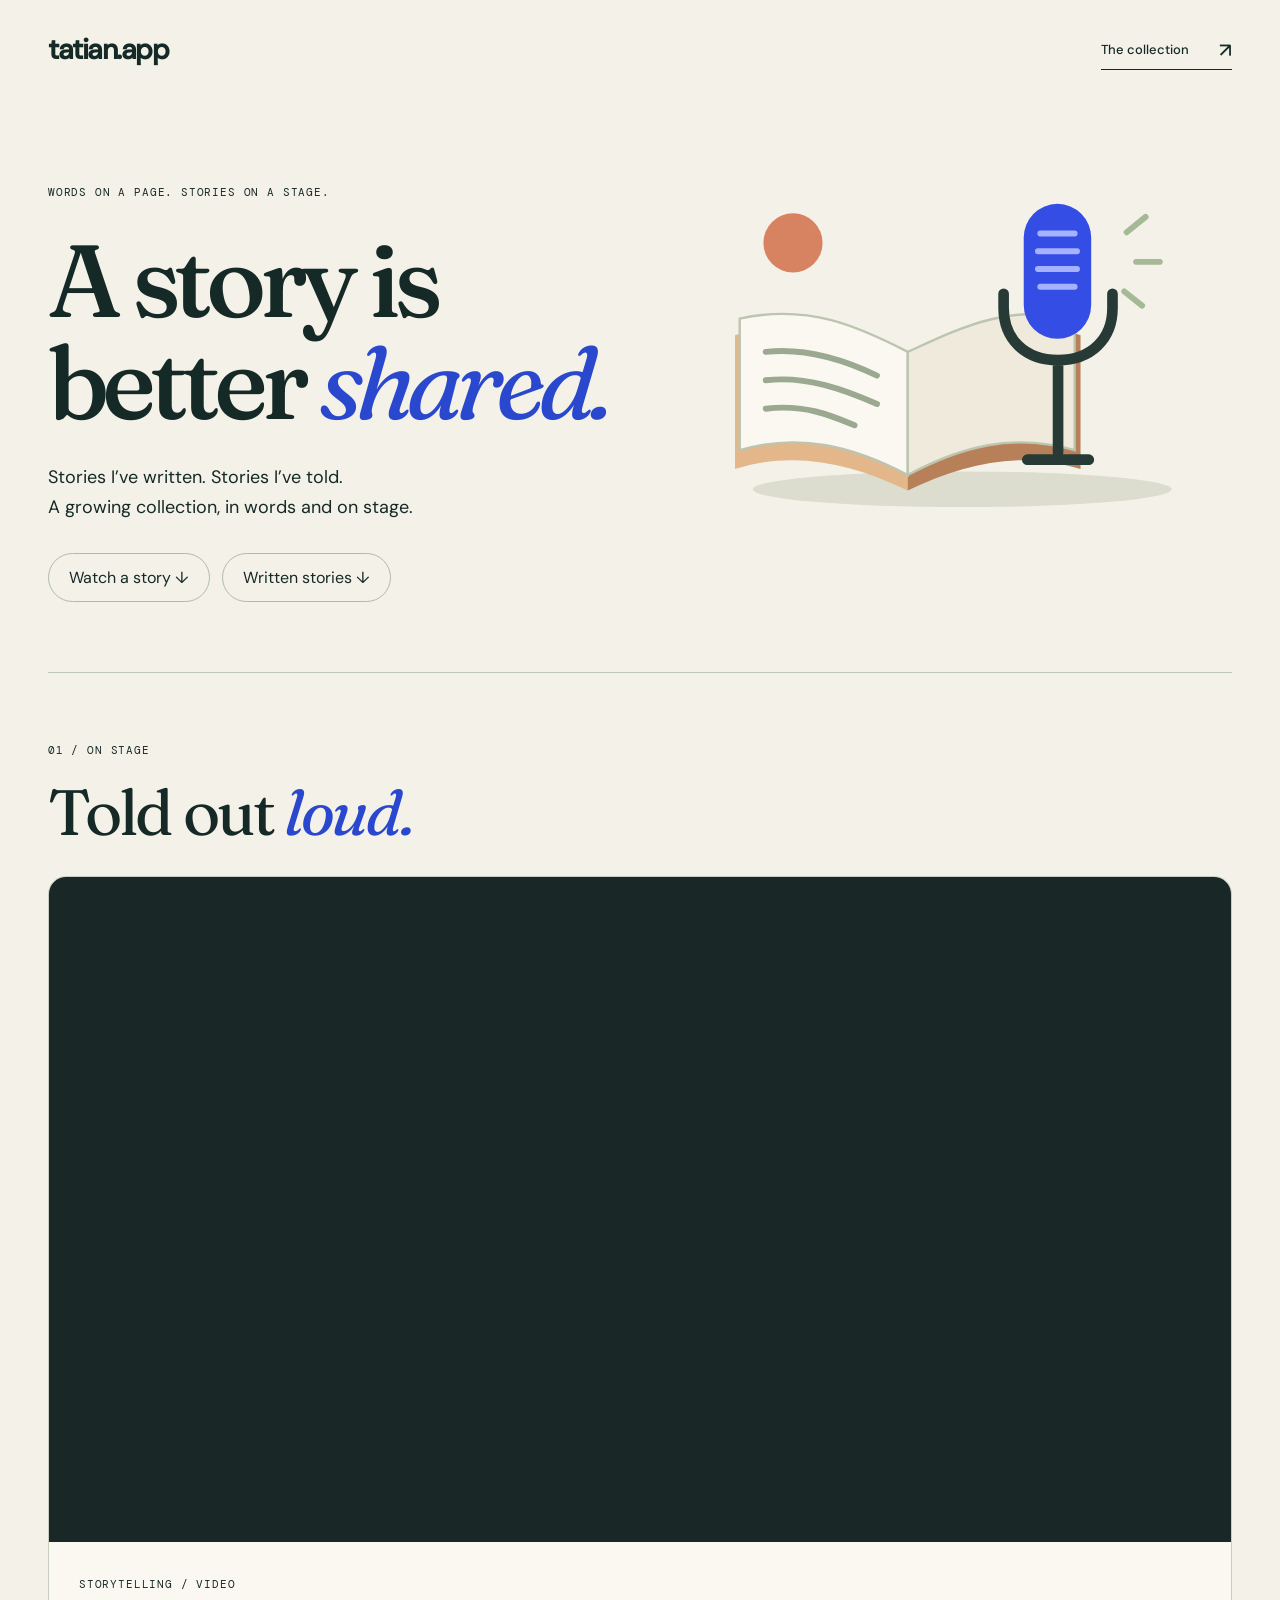
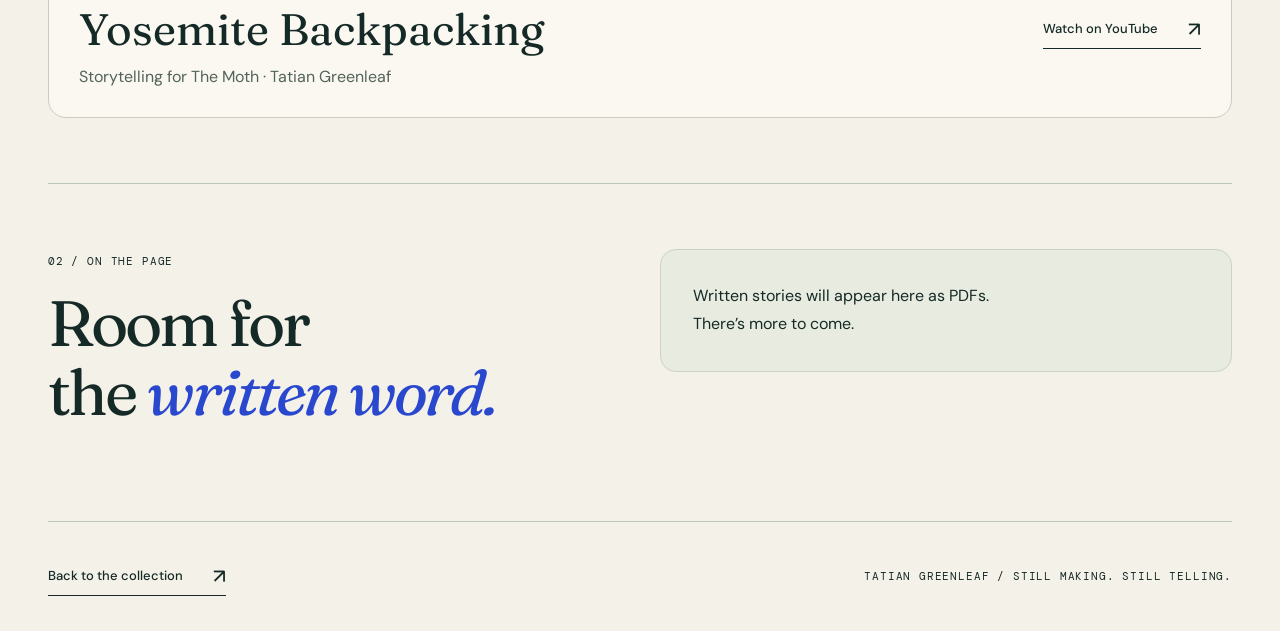
<file: storytelling.html>
<!DOCTYPE html>
<html lang="en">
<head>
  <meta charset="utf-8">
  <meta name="viewport" content="width=device-width,initial-scale=1">
  <meta name="theme-color" content="#f4f1e9">
  <meta name="description" content="Stories written and told by Tatian Greenleaf. Watch a story on stage and explore the growing collection of written stories.">
  <title>Storytelling — Tatian Greenleaf</title>
  <link rel="icon" href="assets/favicon.svg" type="image/svg+xml">
  <link rel="stylesheet" href="assets/fonts.css">
  <link rel="stylesheet" href="storytelling_v1.00.css">
</head>
<body id="top">
<a class="skip-link" href="#main">Skip to content</a>
<header class="story-header wrap">
  <a class="wordmark" href="index.html" aria-label="Tatian.app home">tatian<span class="wordmark-dot">.</span><span class="wordmark-app">app</span></a>
  <a class="text-link" href="index.html#projects">The collection <span aria-hidden="true">↗</span></a>
</header>
<main id="main" class="wrap">
  <section class="story-intro" aria-labelledby="story-title">
    <span class="small-caps">Words on a page. Stories on a stage.</span>
    <h1 id="story-title">A story is<br>better <em>shared.</em></h1>
    <p>Stories I’ve written. Stories I’ve told.<br>A growing collection, in words and on stage.</p>
    <nav class="story-nav" aria-label="Story formats"><a href="#on-stage">Watch a story <span aria-hidden="true">↓</span></a><a href="#on-the-page">Written stories <span aria-hidden="true">↓</span></a></nav>
    <img class="story-emblem" src="assets/storytelling.svg" width="480" height="320" alt="" aria-hidden="true">
  </section>
  <section class="story-section" id="on-stage" aria-labelledby="stage-title">
    <div class="story-section-heading"><span class="small-caps">01 / On stage</span><h2 id="stage-title">Told out <em>loud.</em></h2></div>
    <article class="story-video" aria-labelledby="yosemite-title">
      <div class="video-frame"><iframe src="https://www.youtube-nocookie.com/embed/i_mtjWgvwnU" title="Yosemite Backpacking storytelling for The Moth — Tatian Greenleaf" loading="lazy" referrerpolicy="strict-origin-when-cross-origin" allow="encrypted-media; picture-in-picture; fullscreen" allowfullscreen></iframe></div>
      <div class="story-video-caption"><div><span class="small-caps">Storytelling / Video</span><h3 id="yosemite-title">Yosemite Backpacking</h3><p>Storytelling for The Moth · Tatian Greenleaf</p></div><a class="text-link" href="https://youtu.be/i_mtjWgvwnU" target="_blank" rel="noopener noreferrer">Watch on YouTube <span aria-hidden="true">↗</span><span class="sr-only"> (opens in a new tab)</span></a></div>
    </article>
  </section>
  <section class="story-section written-section" id="on-the-page" aria-labelledby="written-title">
    <div class="story-section-heading"><span class="small-caps">02 / On the page</span><h2 id="written-title">Room for<br>the <em>written word.</em></h2></div>
    <div class="written-stories"><p class="stories-empty">Written stories will appear here as PDFs.<br>There’s more to come.</p></div>
  </section>
</main>
<footer class="story-footer wrap"><a class="text-link" href="index.html#projects">Back to the collection <span aria-hidden="true">↗</span></a><span class="small-caps">Tatian Greenleaf / Still making. Still telling.</span></footer>
</body>
</html>
</file>
<file: assets/fonts.css>
@font-face {
  font-family: 'DM Mono';
  font-style: normal;
  font-weight: 400;
  font-display: swap;
  src: url(fonts/aFTU7PB1QTsUX8KYhh0.woff) format('woff');
}
@font-face {
  font-family: 'DM Sans';
  font-style: normal;
  font-weight: 400;
  font-display: swap;
  src: url(fonts/rP2tp2ywxg089UriI5-g4vlH9VoD8CmcqZG40F9JadbnoEwAopxhTg.woff) format('woff');
}
@font-face {
  font-family: 'DM Sans';
  font-style: normal;
  font-weight: 500;
  font-display: swap;
  src: url(fonts/rP2tp2ywxg089UriI5-g4vlH9VoD8CmcqZG40F9JadbnoEwAkJxhTg.woff) format('woff');
}
@font-face {
  font-family: 'Fraunces';
  font-style: italic;
  font-weight: 400;
  font-display: swap;
  src: url(fonts/6NVf8FyLNQOQZAnv9ZwNjucMHVn85Ni7emAe9lKqZTnbB-gzTK0K1ChJdt9vIVYX9G37lvd9sPEKsxx664UJf1hLTf7W.woff) format('woff');
}
@font-face {
  font-family: 'Fraunces';
  font-style: normal;
  font-weight: 400;
  font-display: swap;
  src: url(fonts/6NUh8FyLNQOQZAnv9bYEvDiIdE9Ea92uemAk_WBq8U_9v0c2Wa0K7iN7hzFUPJH58nib1603gg7S2nfgRYIctxujDg.woff) format('woff');
}
@font-face {
  font-family: 'Fraunces';
  font-style: normal;
  font-weight: 500;
  font-display: swap;
  src: url(fonts/6NUh8FyLNQOQZAnv9bYEvDiIdE9Ea92uemAk_WBq8U_9v0c2Wa0K7iN7hzFUPJH58nib1603gg7S2nfgRYIchRujDg.woff) format('woff');
}
</file>
<file: style_v3.05.css>
@import url('style_v3.04.css');
/* Emberblade: an in-game capture stands in for the Games illustration. */
.project-line[aria-labelledby="project-title-22"]::before { background-image:url("assets/project-emberblade-v3.05.webp"); background-size:cover; background-position:50% 50%; background-color:#1c2a1a; }
</file>
<file: reading_v2.00.css>
/* Companion treatment for the existing reading archive. Content remains unchanged. */
:root{--bg:#f4f1e9;--surface:#f4f1e9;--ink:#203c35;--mid:#5f6860;--dim:#5f6860;--forest:#174c43;--border:#c8cec3}
body{font-family:'DM Sans',Arial,sans-serif;-webkit-font-smoothing:antialiased}
header{position:static;background:var(--bg);backdrop-filter:none}.nav{height:85px}.wordmark{font-family:'Fraunces',Georgia,serif;font-size:23px}.back{font-size:11px}.wordmark:focus-visible,.back:focus-visible,a:focus-visible,button:focus-visible{outline:3px solid #b6573d;outline-offset:5px}
h1,h2,.number{font-family:'Fraunces',Georgia,serif}h1{line-height:1.02}.hero{margin-bottom:3.5rem}.intro{font-size:15px}.eyebrow{font-size:11px}.filters{border-bottom:1px solid var(--ink);padding-bottom:16px;gap:20px}button{border:0;border-bottom:2px solid transparent;border-radius:0;padding:10px 0;min-height:44px;background:none;color:var(--mid);font:12px 'DM Sans',sans-serif}button:hover,button.active{color:var(--ink);background:none;border-color:#b6573d}.list{gap:0}article{border:0;border-bottom:1px solid var(--border);border-radius:0;padding:28px 0;box-shadow:none;grid-template-columns:60px 1fr}article:hover{transform:none;box-shadow:none}.number{color:#5d7b61;font-size:28px}.meta,.badge{font-size:11px;line-height:1.6}.badge{border-radius:0;padding:4px 8px}.byline{font-size:13px}.why{font-size:14px}footer{font-size:10px;line-height:1.8}
@media(max-width:720px){.nav{height:72px}.wordmark{font-size:20px}.back{font-size:10px}main{padding-top:40px}h1{font-size:clamp(44px,11vw,66px)}.filters{gap:4px 20px}article{grid-template-columns:1fr;gap:12px}.number{font:11px 'DM Mono',monospace}.meta{font-size:10px}.why{font-size:14px}}
@media(prefers-reduced-motion:reduce){html{scroll-behavior:auto}*{transition:none!important}}
</file>
<file: storytelling_v1.00.css>
@import url('style_v3.03.css');
.story-header { display:flex; justify-content:space-between; align-items:center; min-height:100px; gap:24px; }
.story-header .text-link { margin:0; }
.story-intro { position:relative; isolation:isolate; padding:80px 0 70px; border-bottom:1px solid #bec7bb; }
.story-intro h1 { position:relative; z-index:1; font:500 clamp(64px,8vw,112px)/1 var(--serif); letter-spacing:-.065em; margin:28px 0; }
.story-intro h1 em,.story-section h2 em { color:#2948ce; font-weight:400; }
.story-intro p { position:relative; z-index:1; font-size:18px; line-height:1.7; }
.story-emblem { position:absolute; width:48%; height:auto; right:0; top:60px; z-index:-1; }
.story-nav { display:flex; flex-wrap:wrap; gap:12px; margin-top:30px; }
.story-nav a { padding:13px 20px; border:1px solid #aebbaa; border-radius:30px; background:var(--paper); }
.story-nav a:hover { background:#e6e9dd; }
.story-section { padding:65px 0; }
.story-section-heading { margin-bottom:30px; }
.story-section h2 { font:400 clamp(42px,5vw,64px)/1.08 var(--serif); letter-spacing:-.045em; margin:18px 0 0; }
.story-video { border:1px solid #c8cebf; border-radius:18px; overflow:hidden; background:#faf8f1; }
.video-frame { aspect-ratio:16/9; background:#192826; }
.video-frame iframe { display:block; border:0; width:100%; height:100%; }
.story-video-caption { display:flex; justify-content:space-between; align-items:center; gap:24px; padding:30px; }
.story-video-caption h3 { font:400 clamp(28px,4vw,44px)/1.1 var(--serif); margin:12px 0; }
.story-video-caption p { color:#526359; margin:0; }
.story-video-caption .text-link { flex-shrink:0; }
.written-section { border-top:1px solid #bec7bb; display:grid; grid-template-columns:1fr 1fr; gap:40px; }
.stories-empty,.written-story { background:#e8ebdf; border:1px solid #ccd3c3; border-radius:16px; padding:32px; line-height:1.8; }
.written-story h3 { font:400 30px/1.2 var(--serif); margin:0 0 12px; }
.story-footer { border-top:1px solid #bec7bb; padding-block:35px; display:flex; justify-content:space-between; gap:25px; align-items:center; }
a:focus-visible { outline:3px solid var(--cobalt); outline-offset:5px; }
@media(max-width:760px) {
 .story-header { min-height:80px; }.story-header .text-link { font-size:12px; }
 .story-intro { padding:40px 0; }.story-intro h1 { font-size:clamp(54px,12vw,80px); }
 .story-emblem { position:relative; width:100%; max-width:440px; top:auto; display:block; margin:20px auto -15px; }
 .story-intro p { font-size:16px; }.story-nav a { font-size:13px; }
 .story-section { padding:40px 0; }.story-video-caption { display:block; padding:22px; }
 .story-video-caption .text-link { margin-top:24px; }.written-section { grid-template-columns:1fr; gap:0; }
 .story-footer { flex-direction:column; align-items:flex-start; }.story-footer .small-caps { line-height:1.8; }
}
</file>
